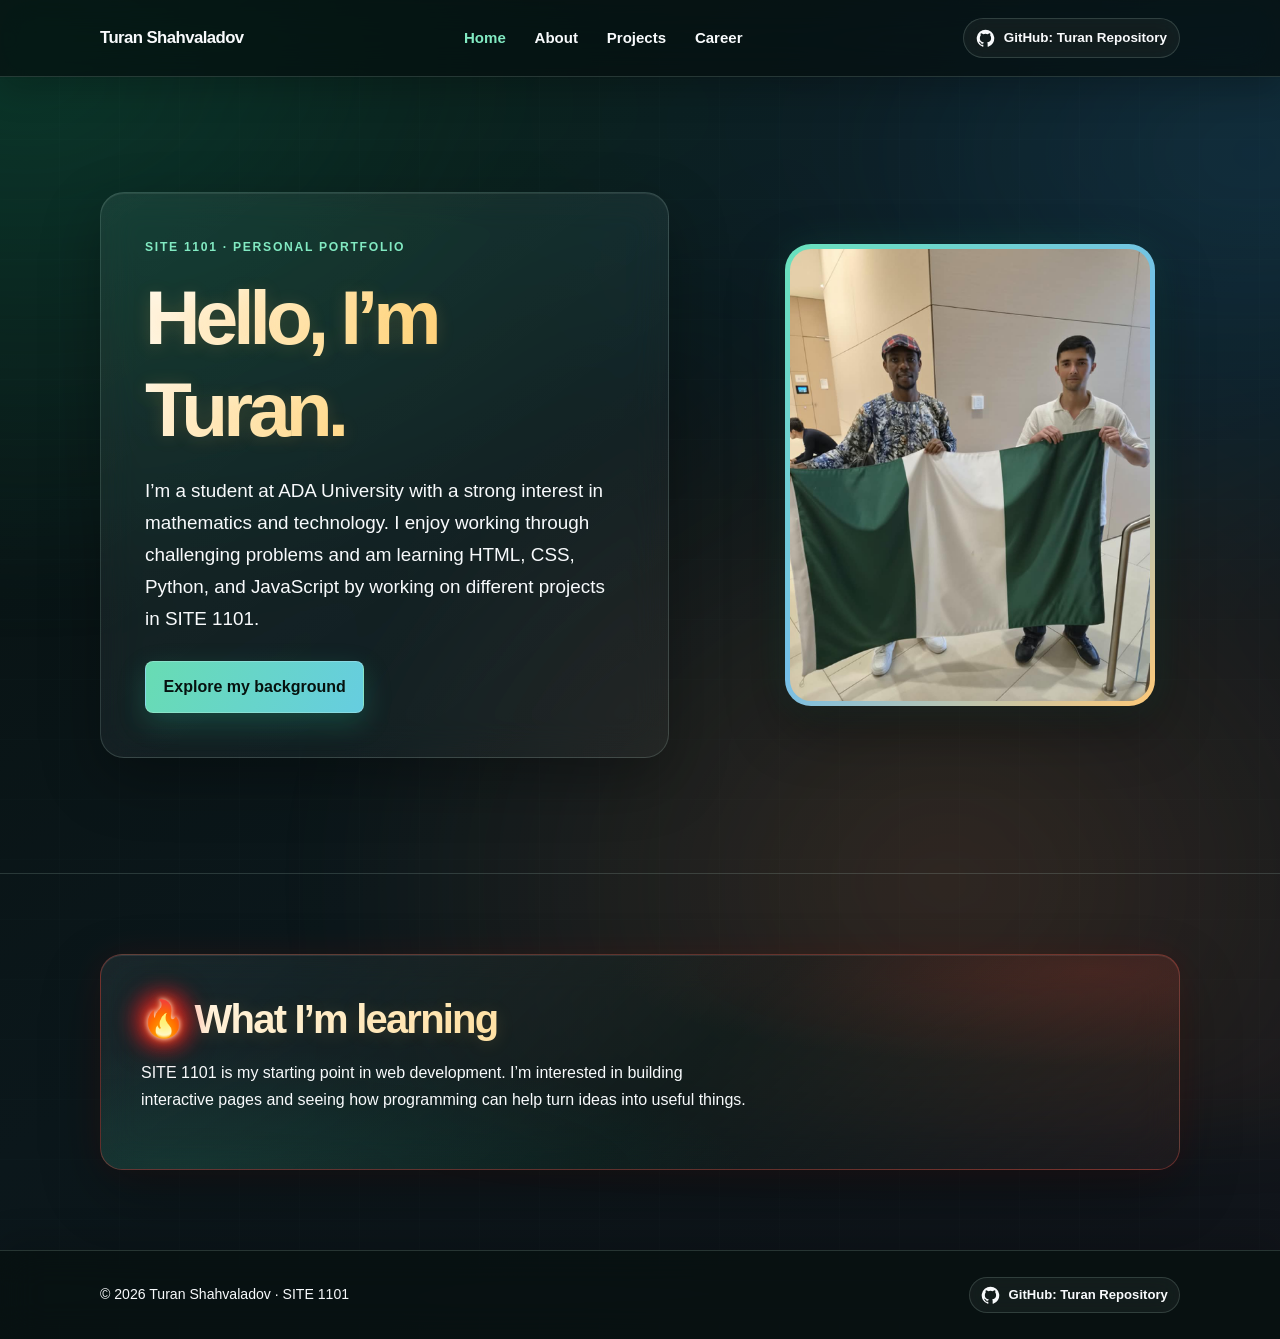
<file: index.html>
<!doctype html>
<html lang="en">
  <head>
    <meta charset="utf-8">
    <meta name="viewport" content="width=device-width, initial-scale=1">
    <meta name="description" content="Turan Shahvaladov's SITE 1101 portfolio and projects.">
    <title>Home | Turan Shahvaladov</title>
    <link rel="stylesheet" href="style.css">
  </head>
  <body class="home-page">
    <header class="site-header">
      <div class="nav-wrap">
        <a class="brand" href="index.html">Turan Shahvaladov</a>
        <nav class="site-nav" aria-label="Main navigation">
          <a href="index.html" aria-current="page">Home</a>
          <a href="about.html">About</a>
          <a href="projects.html">Projects</a>
          <a href="career.html">Career</a>
        </nav>
        <a class="github-link" href="https://github.com/turan1003996/Project4" aria-label="GitHub: Turan Repository">
          <svg viewBox="0 0 24 24" aria-hidden="true">
            <path d="M12 .9a11.1 11.1 0 0 0-3.51 21.63c.56.1.76-.24.76-.54v-2.1c-3.1.67-3.76-1.32-3.76-1.32-.5-1.29-1.24-1.63-1.24-1.63-1.01-.69.08-.68.08-.68 1.12.08 1.7 1.15 1.7 1.15.99 1.69 2.6 1.2 3.23.91.1-.72.39-1.2.7-1.48-2.48-.28-5.08-1.24-5.08-5.52 0-1.22.43-2.21 1.15-2.99-.12-.28-.5-1.42.11-2.95 0 0 .94-.3 3.05 1.14a10.6 10.6 0 0 1 5.55 0c2.12-1.44 3.05-1.14 3.05-1.14.61 1.53.23 2.67.11 2.95.72.78 1.15 1.77 1.15 2.99 0 4.29-2.6 5.23-5.09 5.5.4.35.75 1.02.75 2.06v3.11c0 .3.2.65.77.54A11.1 11.1 0 0 0 12 .9Z"/>
          </svg>
          <span>GitHub: Turan Repository</span>
        </a>
      </div>
    </header>

    <main>
      <section class="container home-hero" aria-labelledby="intro-title">
        <div class="hero-copy-panel">
          <p class="eyebrow">SITE 1101 · Personal portfolio</p>
          <h1 id="intro-title">Hello, I’m Turan.</h1>
          <p class="hero-copy">
            I’m a student at ADA University with a strong interest in mathematics
            and technology. I enjoy working through challenging problems and am
            learning HTML, CSS, Python, and JavaScript by working on different projects in SITE 1101.
          </p>
          <a class="button-link" href="about.html">Explore my background</a>
        </div>
        <div class="profile-frame">
          <img
            class="profile-photo"
            src="media/turan-profile.png"
            alt="Turan Shahvaladov"
            width="800"
            height="1000"
          >
        </div>
      </section>

      <section class="content-section">
        <div class="container learning-card">
          <h2 class="section-heading learning-heading">
            <span class="learning-flame" aria-hidden="true">
              <span class="learning-flame-aura"></span>
              🔥
            </span>
            What I’m learning
          </h2>
          <p class="intro-note">
            SITE 1101 is my starting point in web development. I’m interested
            in building interactive pages and seeing how programming can help
            turn ideas into useful things.
          </p>
        </div>
      </section>
    </main>

    <footer class="site-footer">
      <div class="footer-wrap">
        <p>© 2026 Turan Shahvaladov · SITE 1101</p>
        <a class="github-link footer-github" href="https://github.com/turan1003996/Project4" aria-label="GitHub: Turan Repository">
          <svg viewBox="0 0 24 24" aria-hidden="true">
            <path d="M12 .9a11.1 11.1 0 0 0-3.51 21.63c.56.1.76-.24.76-.54v-2.1c-3.1.67-3.76-1.32-3.76-1.32-.5-1.29-1.24-1.63-1.24-1.63-1.01-.69.08-.68.08-.68 1.12.08 1.7 1.15 1.7 1.15.99 1.69 2.6 1.2 3.23.91.1-.72.39-1.2.7-1.48-2.48-.28-5.08-1.24-5.08-5.52 0-1.22.43-2.21 1.15-2.99-.12-.28-.5-1.42.11-2.95 0 0 .94-.3 3.05 1.14a10.6 10.6 0 0 1 5.55 0c2.12-1.44 3.05-1.14 3.05-1.14.61 1.53.23 2.67.11 2.95.72.78 1.15 1.77 1.15 2.99 0 4.29-2.6 5.23-5.09 5.5.4.35.75 1.02.75 2.06v3.11c0 .3.2.65.77.54A11.1 11.1 0 0 0 12 .9Z"/>
          </svg>
          <span>GitHub: Turan Repository</span>
        </a>
      </div>
    </footer>
  </body>
</html>
</file>
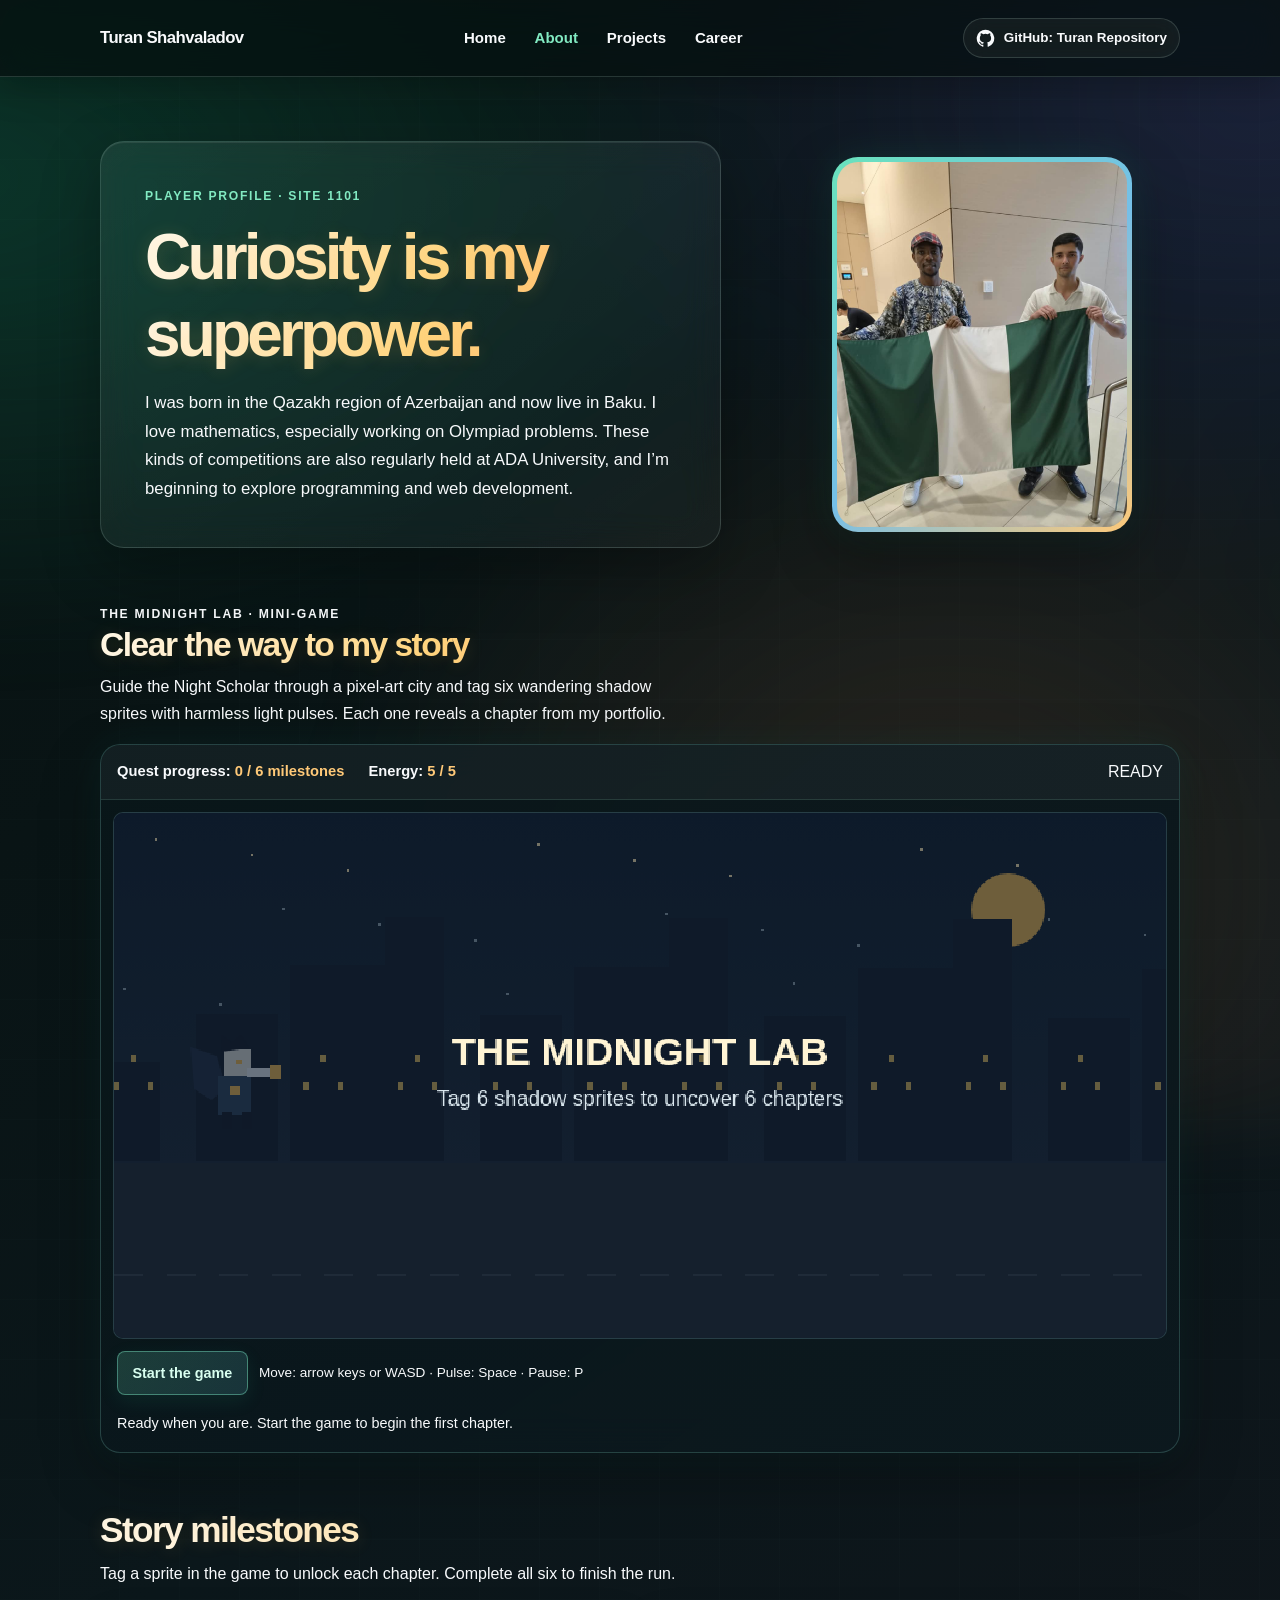
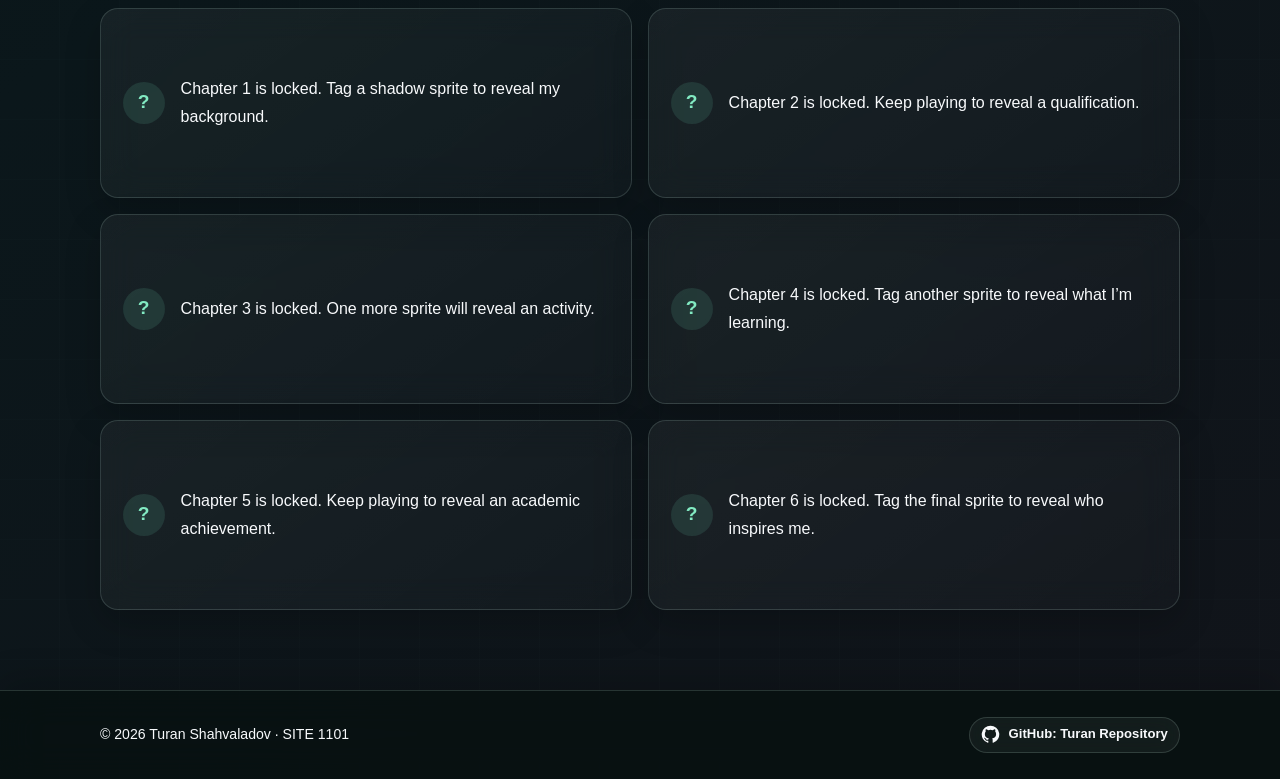
<file: about.html>
<!doctype html>
<html lang="en">
  <head>
    <meta charset="utf-8">
    <meta name="viewport" content="width=device-width, initial-scale=1">
    <meta name="description" content="Turan Shahvaladov's background, qualifications, and activities.">
    <title>About | Turan Shahvaladov</title>
    <link rel="stylesheet" href="style.css">
  </head>
  <body class="about-page">
    <header class="site-header">
      <div class="nav-wrap">
        <a class="brand" href="index.html">Turan Shahvaladov</a>
        <nav class="site-nav" aria-label="Main navigation">
          <a href="index.html">Home</a>
          <a href="about.html" aria-current="page">About</a>
          <a href="projects.html">Projects</a>
          <a href="career.html">Career</a>
        </nav>
        <a class="github-link" href="https://github.com/turan1003996/Project4" aria-label="GitHub: Turan Repository">
          <svg viewBox="0 0 24 24" aria-hidden="true">
            <path d="M12 .9a11.1 11.1 0 0 0-3.51 21.63c.56.1.76-.24.76-.54v-2.1c-3.1.67-3.76-1.32-3.76-1.32-.5-1.29-1.24-1.63-1.24-1.63-1.01-.69.08-.68.08-.68 1.12.08 1.7 1.15 1.7 1.15.99 1.69 2.6 1.2 3.23.91.1-.72.39-1.2.7-1.48-2.48-.28-5.08-1.24-5.08-5.52 0-1.22.43-2.21 1.15-2.99-.12-.28-.5-1.42.11-2.95 0 0 .94-.3 3.05 1.14a10.6 10.6 0 0 1 5.55 0c2.12-1.44 3.05-1.14 3.05-1.14.61 1.53.23 2.67.11 2.95.72.78 1.15 1.77 1.15 2.99 0 4.29-2.6 5.23-5.09 5.5.4.35.75 1.02.75 2.06v3.11c0 .3.2.65.77.54A11.1 11.1 0 0 0 12 .9Z"/>
          </svg>
          <span>GitHub: Turan Repository</span>
        </a>
      </div>
    </header>

    <main>
      <section class="container about-layout" aria-labelledby="about-title">
        <div class="about-copy-panel">
          <p class="eyebrow">Player profile · SITE 1101</p>
          <h1 id="about-title">Curiosity is my superpower.</h1>
          <p class="intro-note">
            I was born in the Qazakh region of Azerbaijan and now live in Baku.
            I love mathematics, especially working on Olympiad problems. These
            kinds of competitions are also regularly held at ADA University,
            and I’m beginning to explore programming and web development.
          </p>
        </div>
        <div class="about-photo-frame">
          <img
            class="about-photo"
            src="media/turan-profile.png"
            alt="Turan Shahvaladov"
            width="800"
            height="1000"
          >
        </div>
      </section>

      <section class="container game-section" aria-labelledby="game-title">
        <div class="game-heading">
          <div>
            <p class="eyebrow">The midnight lab · mini-game</p>
            <h2 id="game-title">Clear the way to my story</h2>
            <p>
              Guide the Night Scholar through a pixel-art city and tag six
              wandering shadow sprites with harmless light pulses. Each one
              reveals a chapter from my portfolio.
            </p>
          </div>
        </div>

        <div class="game-panel">
          <div class="game-hud" aria-label="Game status">
            <div class="game-hud-stats">
              <span>Quest progress: <strong id="score">0 / 6 milestones</strong></span>
              <span>Energy: <strong id="energy">5 / 5</strong></span>
            </div>
            <span id="game-mode">READY</span>
          </div>

          <div class="game-canvas-wrap">
            <canvas
              class="game-canvas"
              id="game-canvas"
              width="800"
              height="400"
              tabindex="0"
              aria-label="Mini-game arena. Move with arrow keys or WASD, and fire light pulses with Space."
              aria-describedby="game-instructions game-status"
            >
              A mini-game arena. Use the controls below to play and unlock the story cards.
            </canvas>
          </div>

          <div class="game-controls">
            <button class="game-button" id="start-game" type="button">Start the game</button>
            <button class="game-button" id="pause-game" type="button" hidden>Pause</button>
            <p class="game-instructions" id="game-instructions">
              Move: arrow keys or WASD · Pulse: Space · Pause: P
            </p>
          </div>

          <div class="touch-controls" aria-label="Touch game controls">
            <button class="touch-button" type="button" data-control="up" aria-label="Move up">↑</button>
            <button class="touch-button" type="button" data-control="left" aria-label="Move left">←</button>
            <button class="touch-button" type="button" data-control="right" aria-label="Move right">→</button>
            <button class="touch-button" type="button" data-control="down" aria-label="Move down">↓</button>
            <button class="touch-button" type="button" data-control="fire" aria-label="Fire light pulse">✦</button>
          </div>

          <p class="game-status" id="game-status" role="status" aria-live="polite">
            Ready when you are. Start the game to begin the first chapter.
          </p>
        </div>
      </section>

      <section class="container unlock-section" aria-labelledby="chapters-title">
        <h2 id="chapters-title">Story milestones</h2>
        <p class="intro-note">
          Tag a sprite in the game to unlock each chapter. Complete all six
          to finish the run.
        </p>
        <div class="unlock-grid">
          <article class="unlock-card is-locked" data-chapter="0" aria-label="Locked: Background">
            <span class="lock-icon" aria-hidden="true">?</span>
            <p>Chapter 1 is locked. Tag a shadow sprite to reveal my background.</p>
            <div class="chapter-content" hidden>
              <p class="unlock-type">Background</p>
              <h3>From Qazakh to Baku</h3>
              <p>I was born in the Qazakh region of Azerbaijan and now live in Baku.</p>
            </div>
          </article>
          <article class="unlock-card is-locked" data-chapter="1" aria-label="Locked: Qualification">
            <span class="lock-icon" aria-hidden="true">?</span>
            <p>Chapter 2 is locked. Keep playing to reveal a qualification.</p>
            <div class="chapter-content" hidden>
              <p class="unlock-type">Qualification</p>
              <h3>Mathematics achievement</h3>
              <p>I got a bronze medal in the Republic Mathematics Olympiad and was accepted to ADA University.</p>
            </div>
          </article>
          <article class="unlock-card is-locked" data-chapter="2" aria-label="Locked: Activities">
            <span class="lock-icon" aria-hidden="true">?</span>
            <p>Chapter 3 is locked. One more sprite will reveal an activity.</p>
            <div class="chapter-content" hidden>
              <p class="unlock-type">Activities</p>
              <h3>Learning beyond class</h3>
              <p>I enjoy solving math problems and have taken part in coding challenges and volunteer activities with Baku Youth Center.</p>
            </div>
          </article>
          <article class="unlock-card is-locked" data-chapter="3" aria-label="Locked: Current learning">
            <span class="lock-icon" aria-hidden="true">?</span>
            <p>Chapter 4 is locked. Tag another sprite to reveal what I’m learning.</p>
            <div class="chapter-content" hidden>
              <p class="unlock-type">Current learning</p>
              <h3>Building for the web</h3>
              <p>In SITE 1101, I’m learning HTML, CSS, and JavaScript and want to make a personal web project of my own.</p>
            </div>
          </article>
          <article class="unlock-card is-locked" data-chapter="4" aria-label="Locked: Academic achievement">
            <span class="lock-icon" aria-hidden="true">?</span>
            <p>Chapter 5 is locked. Keep playing to reveal an academic achievement.</p>
            <div class="chapter-content" hidden>
              <p class="unlock-type">Academic achievement</p>
              <h3>Olympiad Certificate</h3>
              <p>I won an Olympiad Certificate for mathematics. These achievements helped me to improve my problem-solving skills.</p>
              <p><a href="media/certificate.jpg" target="_blank" rel="noopener">View Olympiad Certificate</a></p>
            </div>
          </article>
          <article class="unlock-card is-locked" data-chapter="5" aria-label="Locked: Favorite player and inspiration">
            <span class="lock-icon" aria-hidden="true">?</span>
            <p>Chapter 6 is locked. Tag the final sprite to reveal who inspires me.</p>
            <div class="chapter-content" hidden>
              <p class="unlock-type">Favorite player and inspiration</p>
              <h3>Cristiano Ronaldo</h3>
              <p>Cristiano Ronaldo is my favorite player. Even if he retired, I have always admired his dedication and skill.</p>
            </div>
          </article>
        </div>
      </section>
    </main>

    <footer class="site-footer">
      <div class="footer-wrap">
        <p>© 2026 Turan Shahvaladov · SITE 1101</p>
        <a class="github-link footer-github" href="https://github.com/turan1003996/Project4" aria-label="GitHub: Turan Repository">
          <svg viewBox="0 0 24 24" aria-hidden="true">
            <path d="M12 .9a11.1 11.1 0 0 0-3.51 21.63c.56.1.76-.24.76-.54v-2.1c-3.1.67-3.76-1.32-3.76-1.32-.5-1.29-1.24-1.63-1.24-1.63-1.01-.69.08-.68.08-.68 1.12.08 1.7 1.15 1.7 1.15.99 1.69 2.6 1.2 3.23.91.1-.72.39-1.2.7-1.48-2.48-.28-5.08-1.24-5.08-5.52 0-1.22.43-2.21 1.15-2.99-.12-.28-.5-1.42.11-2.95 0 0 .94-.3 3.05 1.14a10.6 10.6 0 0 1 5.55 0c2.12-1.44 3.05-1.14 3.05-1.14.61 1.53.23 2.67.11 2.95.72.78 1.15 1.77 1.15 2.99 0 4.29-2.6 5.23-5.09 5.5.4.35.75 1.02.75 2.06v3.11c0 .3.2.65.77.54A11.1 11.1 0 0 0 12 .9Z"/>
          </svg>
          <span>GitHub: Turan Repository</span>
        </a>
      </div>
    </footer>

    <script>
      (() => {
        const canvas = document.querySelector("#game-canvas");
        const context = canvas.getContext("2d");
        const startButton = document.querySelector("#start-game");
        const pauseButton = document.querySelector("#pause-game");
        const scoreLabel = document.querySelector("#score");
        const energyLabel = document.querySelector("#energy");
        const modeLabel = document.querySelector("#game-mode");
        const statusLabel = document.querySelector("#game-status");
        const cardsData = [
          {
            type: "Background",
            title: "From Qazakh to Baku",
            description: "I was born in the Qazakh region of Azerbaijan and now live in Baku."
          },
          {
            type: "Qualification",
            title: "Mathematics achievement",
            description: "I got a bronze medal in the Republic Mathematics Olympiad and was accepted to ADA University."
          },
          {
            type: "Activities",
            title: "Learning beyond class",
            description: "I enjoy solving math problems and have taken part in coding challenges and volunteer activities with Baku Youth Center."
          },
          {
            type: "Current learning",
            title: "Building for the web",
            description: "In SITE 1101, I’m learning HTML, CSS, and JavaScript and want to make a personal web project of my own."
          },
          {
            type: "Academic achievement",
            title: "Olympiad Certificate",
            description: "I won an Olympiad Certificate for mathematics. These achievements helped me to improve my problem-solving skills."
          },
          {
            type: "Favorite player and inspiration",
            title: "Cristiano Ronaldo",
            description: "Cristiano Ronaldo is my favorite player. Even if he retired, I have always admired his dedication and skill."
          }
        ];
        const chapters = [...document.querySelectorAll(".unlock-card")];
        if (chapters.length !== cardsData.length) {
          throw new Error("Milestone data and cards must have matching lengths.");
        }
        cardsData.forEach((chapter, index) => {
          const content = chapters[index].querySelector(".chapter-content");
          content.querySelector(".unlock-type").textContent = chapter.type;
          content.querySelector("h3").textContent = chapter.title;
          content.querySelectorAll("p")[1].textContent = chapter.description;
        });
        const held = new Set();
        const player = { x: 92, y: 200, speed: 220 };
        let sprites = [];
        let pulses = [];
        let score = 0;
        const maxEnergy = 5;
        let energy = maxEnergy;
        let gameState = "ready";
        let lastFrame = 0;
        let spawnClock = 0;
        let shotClock = 0;
        let animationFrame = 0;
        let randomSeed = 17;

        function random() {
          randomSeed = (randomSeed * 16807) % 2147483647;
          return (randomSeed - 1) / 2147483646;
        }

        function drawCity() {
          const sky = context.createLinearGradient(0, 0, 0, canvas.height);
          sky.addColorStop(0, "#14263b");
          sky.addColorStop(1, "#26364a");
          context.fillStyle = sky;
          context.fillRect(0, 0, canvas.width, canvas.height);

          context.fillStyle = "#e7b961";
          context.beginPath();
          context.arc(680, 74, 28, 0, Math.PI * 2);
          context.fill();

          for (let index = 0; index < 24; index += 1) {
            const x = (index * 97 + 31) % canvas.width;
            const y = (index * 53 + 19) % 155;
            context.fillStyle = index % 3 === 0 ? "#f7e9bc" : "#91a6b8";
            context.fillRect(x, y, 2, 2);
          }

          context.fillStyle = "#182538";
          for (let index = 0; index < 12; index += 1) {
            const buildingWidth = 45 + (index % 3) * 18;
            const buildingHeight = 75 + (index * 37) % 112;
            const x = index * 72 - 10;
            context.fillRect(x, 265 - buildingHeight, buildingWidth, buildingHeight);
            context.fillStyle = "#d4b768";
            for (let light = 0; light < 3; light += 1) {
              context.fillRect(x + 10 + light * 13, 205 - (light % 2) * 21, 4, 6);
            }
            context.fillStyle = "#182538";
          }

          context.fillStyle = "#263342";
          context.fillRect(0, 267, canvas.width, canvas.height - 267);
          context.strokeStyle = "#526171";
          context.setLineDash([22, 18]);
          context.beginPath();
          context.moveTo(0, 352);
          context.lineTo(canvas.width, 352);
          context.stroke();
          context.setLineDash([]);
        }

        function drawHero() {
          context.save();
          context.translate(player.x, player.y);
          context.fillStyle = "#263753";
          context.beginPath();
          context.moveTo(-14, -15);
          context.lineTo(-34, -22);
          context.lineTo(-31, 10);
          context.lineTo(-18, 19);
          context.lineTo(-7, 9);
          context.closePath();
          context.fill();

          context.fillStyle = "#d7dce0";
          context.fillRect(-8, -20, 20, 20);
          context.fillStyle = "#172337";
          context.beginPath();
          context.moveTo(-11, -18);
          context.lineTo(-10, -31);
          context.lineTo(-2, -25);
          context.lineTo(4, -31);
          context.lineTo(11, -21);
          context.closePath();
          context.fill();
          context.fillStyle = "#e7b961";
          context.fillRect(1, -12, 4, 3);

          context.fillStyle = "#314a68";
          context.fillRect(-13, 0, 25, 30);
          context.fillStyle = "#e7b961";
          context.fillRect(-4, 8, 8, 7);
          context.fillStyle = "#172337";
          context.fillRect(-10, 28, 8, 13);
          context.fillRect(5, 28, 8, 13);
          context.fillStyle = "#dce8f5";
          context.fillRect(9, -6, 21, 7);
          context.fillStyle = "#e7b961";
          context.fillRect(27, -8, 8, 11);
          context.restore();
        }

        function drawSprite(sprite) {
          context.save();
          context.translate(sprite.x, sprite.y);
          context.fillStyle = "#87ad87";
          context.fillRect(-11, -14, 23, 24);
          context.fillStyle = "#537d65";
          context.fillRect(-13, -17, 26, 7);
          context.fillStyle = "#f3d87c";
          context.fillRect(-6, -7, 4, 4);
          context.fillRect(4, -7, 4, 4);
          context.fillStyle = "#344d43";
          context.fillRect(-6, 3, 13, 3);
          context.fillRect(-8, 10, 6, 11);
          context.fillRect(4, 10, 6, 11);
          context.restore();
        }

        function drawScene() {
          drawCity();
          pulses.forEach((pulse) => {
            context.fillStyle = "#f5d276";
            context.shadowColor = "#f5d276";
            context.shadowBlur = 14;
            context.beginPath();
            context.arc(pulse.x, pulse.y, 6, 0, Math.PI * 2);
            context.fill();
            context.shadowBlur = 0;
          });
          sprites.forEach(drawSprite);
          drawHero();

          if (gameState !== "running") {
            context.fillStyle = "rgb(9 17 29 / 54%)";
            context.fillRect(0, 0, canvas.width, canvas.height);
            context.textAlign = "center";
            context.fillStyle = "#fff4d4";
            context.font = "700 30px Segoe UI, sans-serif";
            const title = gameState === "won"
              ? "STORY COMPLETE!"
              : gameState === "lost"
                ? "RUN ENDED"
                : gameState === "paused"
                  ? "PAUSED"
                  : "THE MIDNIGHT LAB";
            context.fillText(title, canvas.width / 2, canvas.height / 2 - 8);
            context.fillStyle = "#dbe8ef";
            context.font = "16px Segoe UI, sans-serif";
            const hint = gameState === "ready"
              ? `Tag ${chapters.length} shadow sprites to uncover ${chapters.length} chapters`
              : gameState === "won"
                ? `All ${chapters.length} chapters are now open below`
                : gameState === "lost"
                  ? "Start again and keep an eye on your energy"
                  : "Press P or select Resume to continue";
            context.fillText(hint, canvas.width / 2, canvas.height / 2 + 23);
          }
        }

        function updateHud() {
          scoreLabel.textContent = `${score} / ${cardsData.length} milestones`;
          energyLabel.textContent = `${energy} / ${maxEnergy}`;
          modeLabel.textContent = gameState.toUpperCase();
        }

        function unlockChapter(index) {
          const card = chapters[index];
          if (!card) return;
          const lockedMessage = card.querySelector(":scope > p");
          const icon = card.querySelector(".lock-icon");
          const content = card.querySelector(".chapter-content");
          if (lockedMessage) lockedMessage.remove();
          if (icon) icon.remove();
          content.hidden = false;
          card.classList.remove("is-locked");
          card.classList.add("is-unlocked");
          card.setAttribute("aria-label", `Unlocked: ${content.querySelector("h3").textContent}`);
        }

        function finishGame(won) {
          gameState = won ? "won" : "lost";
          cancelAnimationFrame(animationFrame);
          pauseButton.hidden = true;
          startButton.textContent = won ? "Play again" : "Try again";
          statusLabel.textContent = won
            ? `Run complete! All ${chapters.length} story chapters are unlocked.`
            : "Out of energy. Start again when you’re ready.";
          updateHud();
          drawScene();
        }

        function startGame() {
          cancelAnimationFrame(animationFrame);
          score = 0;
          energy = maxEnergy;
          sprites = [];
          pulses = [];
          player.x = 92;
          player.y = canvas.height / 2;
          spawnClock = 0;
          shotClock = 0;
          lastFrame = 0;
          randomSeed = 17;
          chapters.forEach((card, index) => {
            const content = card.querySelector(".chapter-content");
            if (content.hidden) return;
            content.hidden = true;
            card.classList.remove("is-unlocked");
            card.classList.add("is-locked");
            card.setAttribute("aria-label", `Locked: ${content.querySelector("h3").textContent}`);
            const icon = document.createElement("span");
            icon.className = "lock-icon";
            icon.setAttribute("aria-hidden", "true");
            icon.textContent = "?";
            const message = document.createElement("p");
            message.textContent = `Chapter ${index + 1} is locked. Tag a shadow sprite to reveal it.`;
            card.prepend(icon, message);
          });
          held.clear();
          gameState = "running";
          startButton.textContent = "Restart game";
          pauseButton.hidden = false;
          pauseButton.textContent = "Pause";
          statusLabel.textContent = "The run is on. Move around and tag the sprites with light pulses.";
          updateHud();
          drawScene();
          canvas.focus();
          animationFrame = requestAnimationFrame(frame);
        }

        function setPaused() {
          if (gameState === "running") {
            gameState = "paused";
            cancelAnimationFrame(animationFrame);
            pauseButton.textContent = "Resume";
            statusLabel.textContent = "Game paused. Select Resume or press P to continue.";
            drawScene();
          } else if (gameState === "paused") {
            gameState = "running";
            lastFrame = 0;
            pauseButton.textContent = "Pause";
            statusLabel.textContent = "Back in the game.";
            canvas.focus();
            animationFrame = requestAnimationFrame(frame);
          }
          updateHud();
        }

        function movePlayer(delta) {
          let dx = 0;
          let dy = 0;
          if (held.has("ArrowLeft") || held.has("a")) dx -= 1;
          if (held.has("ArrowRight") || held.has("d")) dx += 1;
          if (held.has("ArrowUp") || held.has("w")) dy -= 1;
          if (held.has("ArrowDown") || held.has("s")) dy += 1;
          const length = Math.hypot(dx, dy) || 1;
          player.x = Math.max(34, Math.min(canvas.width * 0.62, player.x + (dx / length) * player.speed * delta));
          player.y = Math.max(58, Math.min(canvas.height - 48, player.y + (dy / length) * player.speed * delta));
        }

        function frame(time) {
          if (gameState !== "running") return;
          const delta = Math.min((time - (lastFrame || time)) / 1000, 0.04);
          lastFrame = time;
          spawnClock += delta;
          shotClock += delta;
          movePlayer(delta);

          if (spawnClock >= 1.35) {
            spawnClock = 0;
            sprites.push({
              x: canvas.width + 24,
              y: 58 + random() * (canvas.height - 116),
              speed: 74 + random() * 28 + score * 6
            });
          }

          if (held.has(" ") && shotClock >= 0.24) {
            pulses.push({ x: player.x + 34, y: player.y - 3 });
            shotClock = 0;
          }

          pulses.forEach((pulse) => {
            pulse.x += 440 * delta;
          });
          pulses = pulses.filter((pulse) => pulse.x < canvas.width + 12);

          sprites.forEach((sprite) => {
            sprite.x -= sprite.speed * delta;
          });

          for (let spriteIndex = sprites.length - 1; spriteIndex >= 0; spriteIndex -= 1) {
            const sprite = sprites[spriteIndex];
            const hitIndex = pulses.findIndex((pulse) =>
              Math.hypot(pulse.x - sprite.x, pulse.y - sprite.y) < 24
            );
            if (hitIndex !== -1) {
              sprites.splice(spriteIndex, 1);
              pulses.splice(hitIndex, 1);
              if (score < chapters.length) {
                unlockChapter(score);
                score += 1;
                statusLabel.textContent = score === chapters.length
                  ? "Every chapter revealed. You cleared the midnight lab!"
                  : `Chapter ${score} revealed. ${chapters.length - score} more to go.`;
              }
              if (score === chapters.length) {
                updateHud();
                finishGame(true);
                return;
              }
            } else if (sprite.x < player.x - 22) {
              sprites.splice(spriteIndex, 1);
              energy -= 1;
              if (energy <= 0) {
                updateHud();
                finishGame(false);
                return;
              }
              statusLabel.textContent = "A sprite slipped past. Keep moving and protect your energy.";
            }
          }

          updateHud();
          drawScene();
          animationFrame = requestAnimationFrame(frame);
        }

        function keyForControl(control) {
          return {
            up: "ArrowUp",
            down: "ArrowDown",
            left: "ArrowLeft",
            right: "ArrowRight",
            fire: " "
          }[control];
        }

        startButton.addEventListener("click", startGame);
        pauseButton.addEventListener("click", setPaused);

        canvas.addEventListener("keydown", (event) => {
          const key = event.key.length === 1 ? event.key.toLowerCase() : event.key;
          if (["ArrowUp", "ArrowDown", "ArrowLeft", "ArrowRight", " "].includes(key)) {
            event.preventDefault();
          }
          if (key === "p" && (gameState === "running" || gameState === "paused")) {
            setPaused();
            return;
          }
          held.add(key);
        });

        canvas.addEventListener("keyup", (event) => {
          const key = event.key.length === 1 ? event.key.toLowerCase() : event.key;
          held.delete(key);
        });

        canvas.addEventListener("blur", () => held.clear());

        document.querySelectorAll("[data-control]").forEach((button) => {
          const controlKey = keyForControl(button.dataset.control);
          button.addEventListener("pointerdown", (event) => {
            event.preventDefault();
            button.setPointerCapture(event.pointerId);
            held.add(controlKey);
          });
          button.addEventListener("pointerup", () => held.delete(controlKey));
          button.addEventListener("pointercancel", () => held.delete(controlKey));
          button.addEventListener("lostpointercapture", () => held.delete(controlKey));
        });

        window.addEventListener("blur", () => held.clear());
        updateHud();
        drawScene();
      })();
    </script>
  </body>
</html>
</file>
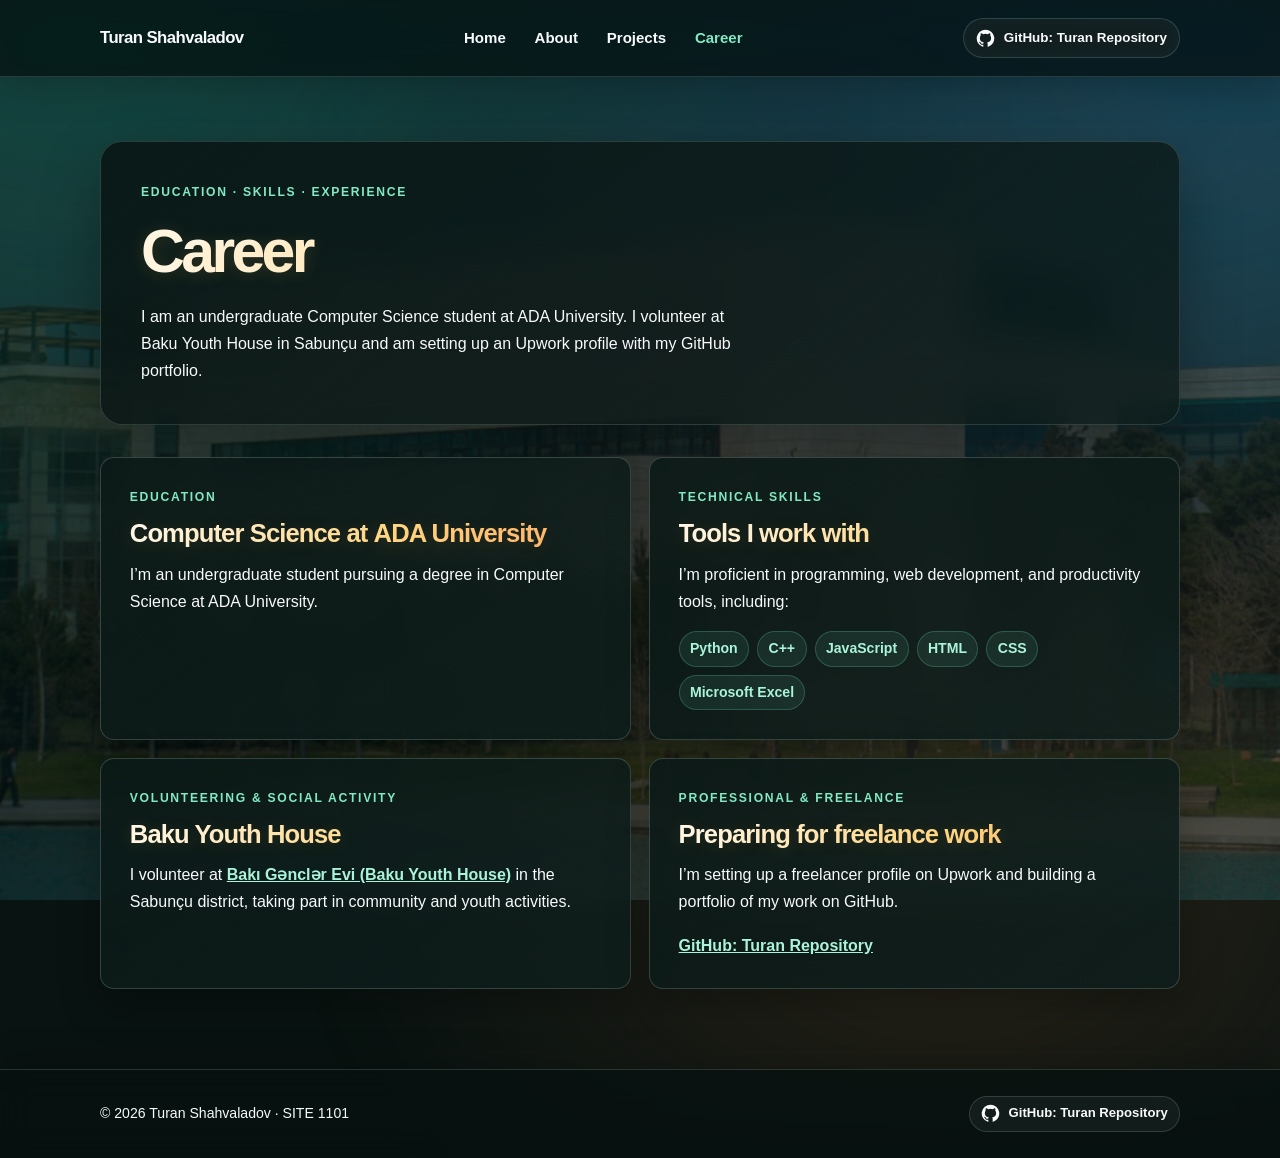
<file: career.html>
<!doctype html>
<html lang="en">
  <head>
    <meta charset="utf-8">
    <meta name="viewport" content="width=device-width, initial-scale=1">
    <meta name="description" content="Turan Shahvaladov's education, technical skills, volunteering, and career development.">
    <title>Career | Turan Shahvaladov</title>
    <link rel="stylesheet" href="style.css">
  </head>
  <body class="career-page">
    <header class="site-header">
      <div class="nav-wrap">
        <a class="brand" href="index.html">Turan Shahvaladov</a>
        <nav class="site-nav" aria-label="Main navigation">
          <a href="index.html">Home</a>
          <a href="about.html">About</a>
          <a href="projects.html">Projects</a>
          <a href="career.html" aria-current="page">Career</a>
        </nav>
        <a class="github-link" href="https://github.com/turan1003996/Project4" aria-label="GitHub: Turan Repository">
          <svg viewBox="0 0 24 24" aria-hidden="true">
            <path d="M12 .9a11.1 11.1 0 0 0-3.51 21.63c.56.1.76-.24.76-.54v-2.1c-3.1.67-3.76-1.32-3.76-1.32-.5-1.29-1.24-1.63-1.24-1.63-1.01-.69.08-.68.08-.68 1.12.08 1.7 1.15 1.7 1.15.99 1.69 2.6 1.2 3.23.91.1-.72.39-1.2.7-1.48-2.48-.28-5.08-1.24-5.08-5.52 0-1.22.43-2.21 1.15-2.99-.12-.28-.5-1.42.11-2.95 0 0 .94-.3 3.05 1.14a10.6 10.6 0 0 1 5.55 0c2.12-1.44 3.05-1.14 3.05-1.14.61 1.53.23 2.67.11 2.95.72.78 1.15 1.77 1.15 2.99 0 4.29-2.6 5.23-5.09 5.5.4.35.75 1.02.75 2.06v3.11c0 .3.2.65.77.54A11.1 11.1 0 0 0 12 .9Z"/>
          </svg>
          <span>GitHub: Turan Repository</span>
        </a>
      </div>
    </header>

    <main>
      <section class="container page-intro" aria-labelledby="career-title">
        <p class="eyebrow">Education · skills · experience</p>
        <h1 id="career-title">Career</h1>
        <p>
          I am an undergraduate Computer Science student at ADA University. I
          volunteer at Baku Youth House in Sabunçu and am setting up an Upwork
          profile with my GitHub portfolio.
        </p>
      </section>

      <section class="container career-section" aria-label="Career milestones">
        <div class="career-grid">
          <article class="career-card">
            <p class="eyebrow">Education</p>
            <h2>
              Computer Science at
              <a href="https://www.ada.edu.az/en" target="_blank" rel="noopener">ADA University</a>
            </h2>
            <p>
              I’m an undergraduate student pursuing a degree in Computer
              Science at ADA University.
            </p>
          </article>

          <article class="career-card">
            <p class="eyebrow">Technical skills</p>
            <h2>Tools I work with</h2>
            <p>
              I’m proficient in programming, web development, and productivity
              tools, including:
            </p>
            <ul class="skill-list" aria-label="Technical skills">
              <li>Python</li>
              <li>C++</li>
              <li>JavaScript</li>
              <li>HTML</li>
              <li>CSS</li>
              <li>Microsoft Excel</li>
            </ul>
          </article>

          <article class="career-card">
            <p class="eyebrow">Volunteering &amp; social activity</p>
            <h2>Baku Youth House</h2>
            <p>
              I volunteer at
              <a href="https://www.mys.gov.az/az/gencler/gencler-evi/obyektler/gencler-evleri/baki-gencler-merkezi" target="_blank" rel="noopener">Bakı Gənclər Evi (Baku Youth House)</a>
              in the Sabunçu district, taking part in community and youth activities.
            </p>
          </article>

          <article class="career-card">
            <p class="eyebrow">Professional &amp; Freelance</p>
            <h2>Preparing for freelance work</h2>
            <p>
              I’m setting up a freelancer profile on Upwork and building a
              portfolio of my work on GitHub.
            </p>
            <a href="https://github.com/turan1003996/Project4">GitHub: Turan Repository</a>
          </article>
        </div>
      </section>
    </main>

    <footer class="site-footer">
      <div class="footer-wrap">
        <p>© 2026 Turan Shahvaladov · SITE 1101</p>
        <a class="github-link footer-github" href="https://github.com/turan1003996/Project4" aria-label="GitHub: Turan Repository">
          <svg viewBox="0 0 24 24" aria-hidden="true">
            <path d="M12 .9a11.1 11.1 0 0 0-3.51 21.63c.56.1.76-.24.76-.54v-2.1c-3.1.67-3.76-1.32-3.76-1.32-.5-1.29-1.24-1.63-1.24-1.63-1.01-.69.08-.68.08-.68 1.12.08 1.7 1.15 1.7 1.15.99 1.69 2.6 1.2 3.23.91.1-.72.39-1.2.7-1.48-2.48-.28-5.08-1.24-5.08-5.52 0-1.22.43-2.21 1.15-2.99-.12-.28-.5-1.42.11-2.95 0 0 .94-.3 3.05 1.14a10.6 10.6 0 0 1 5.55 0c2.12-1.44 3.05-1.14 3.05-1.14.61 1.53.23 2.67.11 2.95.72.78 1.15 1.77 1.15 2.99 0 4.29-2.6 5.23-5.09 5.5.4.35.75 1.02.75 2.06v3.11c0 .3.2.65.77.54A11.1 11.1 0 0 0 12 .9Z"/>
          </svg>
          <span>GitHub: Turan Repository</span>
        </a>
      </div>
    </footer>
  </body>
</html>
</file>
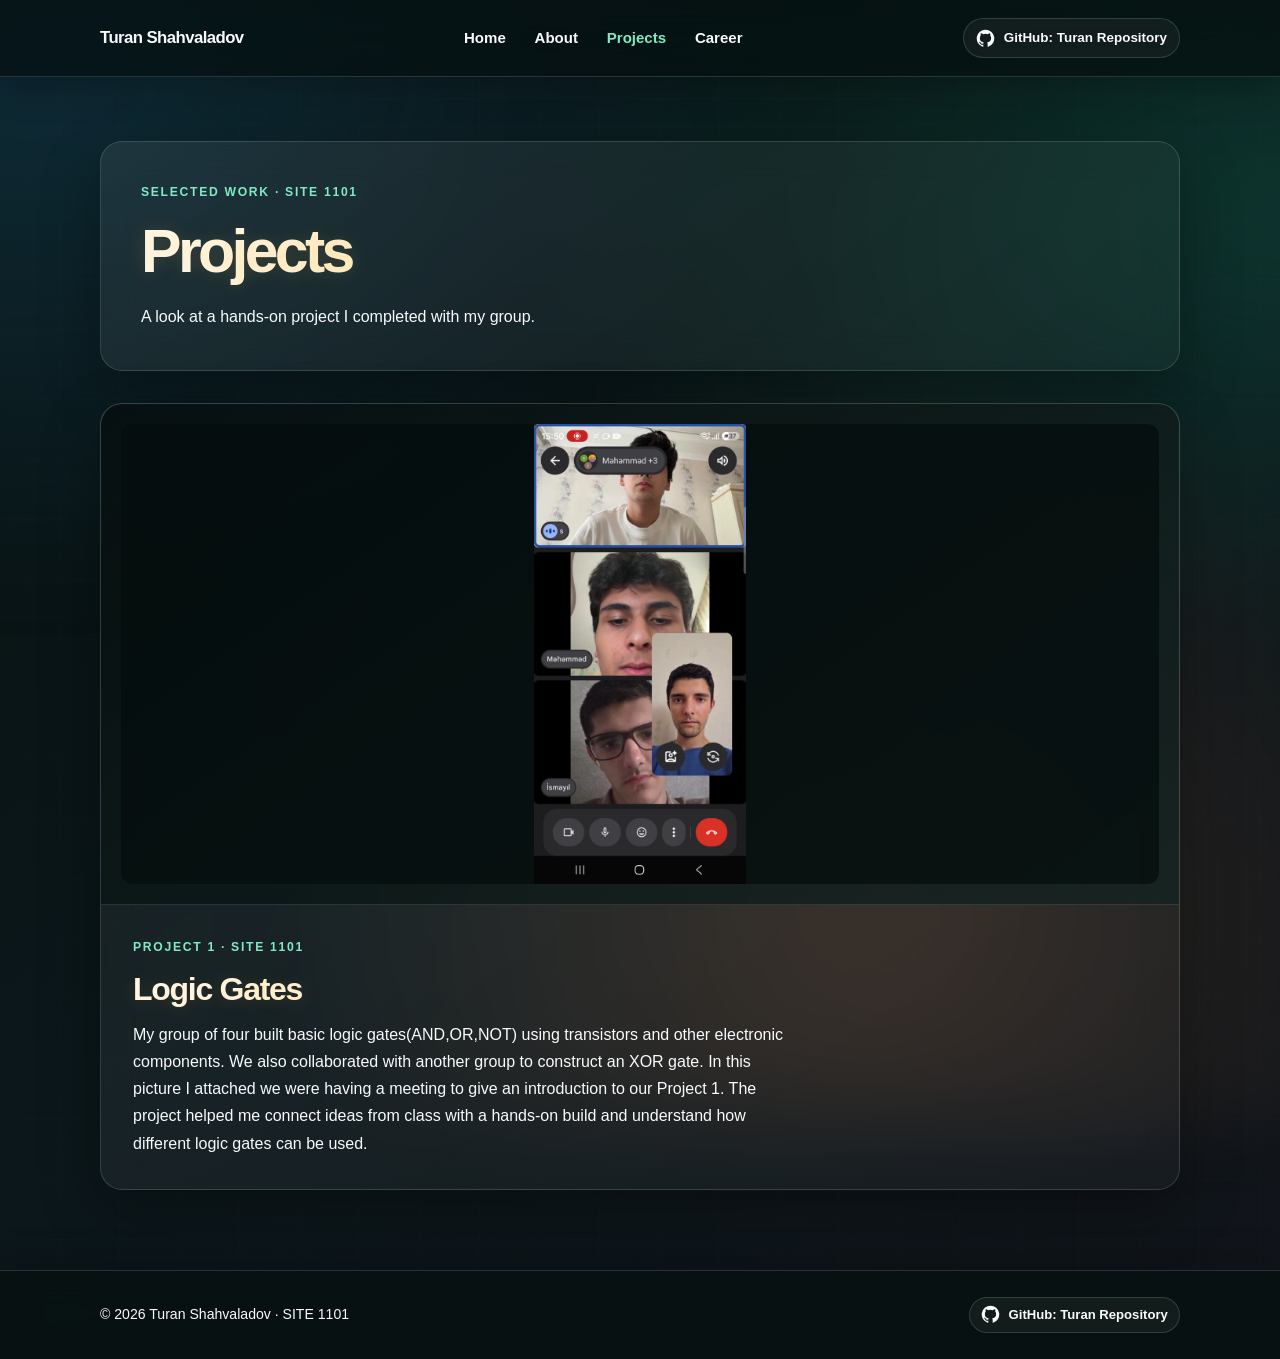
<file: projects.html>
<!doctype html>
<html lang="en">
  <head>
    <meta charset="utf-8">
    <meta name="viewport" content="width=device-width, initial-scale=1">
    <meta name="description" content="Turan Shahvaladov's SITE 1101 Project 1: Logic Gates.">
    <title>Projects | Turan Shahvaladov</title>
    <link rel="stylesheet" href="style.css">
  </head>
  <body class="projects-page">
    <header class="site-header">
      <div class="nav-wrap">
        <a class="brand" href="index.html">Turan Shahvaladov</a>
        <nav class="site-nav" aria-label="Main navigation">
          <a href="index.html">Home</a>
          <a href="about.html">About</a>
          <a href="projects.html" aria-current="page">Projects</a>
          <a href="career.html">Career</a>
        </nav>
        <a class="github-link" href="https://github.com/turan1003996/Project4" aria-label="GitHub: Turan Repository">
          <svg viewBox="0 0 24 24" aria-hidden="true">
            <path d="M12 .9a11.1 11.1 0 0 0-3.51 21.63c.56.1.76-.24.76-.54v-2.1c-3.1.67-3.76-1.32-3.76-1.32-.5-1.29-1.24-1.63-1.24-1.63-1.01-.69.08-.68.08-.68 1.12.08 1.7 1.15 1.7 1.15.99 1.69 2.6 1.2 3.23.91.1-.72.39-1.2.7-1.48-2.48-.28-5.08-1.24-5.08-5.52 0-1.22.43-2.21 1.15-2.99-.12-.28-.5-1.42.11-2.95 0 0 .94-.3 3.05 1.14a10.6 10.6 0 0 1 5.55 0c2.12-1.44 3.05-1.14 3.05-1.14.61 1.53.23 2.67.11 2.95.72.78 1.15 1.77 1.15 2.99 0 4.29-2.6 5.23-5.09 5.5.4.35.75 1.02.75 2.06v3.11c0 .3.2.65.77.54A11.1 11.1 0 0 0 12 .9Z"/>
          </svg>
          <span>GitHub: Turan Repository</span>
        </a>
      </div>
    </header>

    <main>
      <section class="container page-intro">
        <p class="eyebrow">Selected work · SITE 1101</p>
        <h1>Projects</h1>
        <p>A look at a hands-on project I completed with my group.</p>
      </section>

      <section class="container project-section" aria-label="Featured project">
        <article class="project-card">
          <div class="project-image-frame">
            <img
              class="project-image"
              src="media/Project 1.jpg"
              alt="The logic gates project built by our group"
              width="1200"
              height="675"
            >
          </div>
          <div class="project-copy">
            <p class="eyebrow">Project 1 · SITE 1101</p>
            <h2>Logic Gates</h2>
            <p>
              My group of four built basic logic gates(AND,OR,NOT) using transistors and
              other electronic components. We also collaborated with another
              group to construct an XOR gate. In this picture I attached we were having a meeting to give an introduction to our Project 1. The project helped me connect
              ideas from class with a hands-on build and understand how
              different logic gates can be used.
            </p>
          </div>
        </article>
      </section>
    </main>

    <footer class="site-footer">
      <div class="footer-wrap">
        <p>© 2026 Turan Shahvaladov · SITE 1101</p>
        <a class="github-link footer-github" href="https://github.com/turan1003996/Project4" aria-label="GitHub: Turan Repository">
          <svg viewBox="0 0 24 24" aria-hidden="true">
            <path d="M12 .9a11.1 11.1 0 0 0-3.51 21.63c.56.1.76-.24.76-.54v-2.1c-3.1.67-3.76-1.32-3.76-1.32-.5-1.29-1.24-1.63-1.24-1.63-1.01-.69.08-.68.08-.68 1.12.08 1.7 1.15 1.7 1.15.99 1.69 2.6 1.2 3.23.91.1-.72.39-1.2.7-1.48-2.48-.28-5.08-1.24-5.08-5.52 0-1.22.43-2.21 1.15-2.99-.12-.28-.5-1.42.11-2.95 0 0 .94-.3 3.05 1.14a10.6 10.6 0 0 1 5.55 0c2.12-1.44 3.05-1.14 3.05-1.14.61 1.53.23 2.67.11 2.95.72.78 1.15 1.77 1.15 2.99 0 4.29-2.6 5.23-5.09 5.5.4.35.75 1.02.75 2.06v3.11c0 .3.2.65.77.54A11.1 11.1 0 0 0 12 .9Z"/>
          </svg>
          <span>GitHub: Turan Repository</span>
        </a>
      </div>
    </footer>
  </body>
</html>
</file>
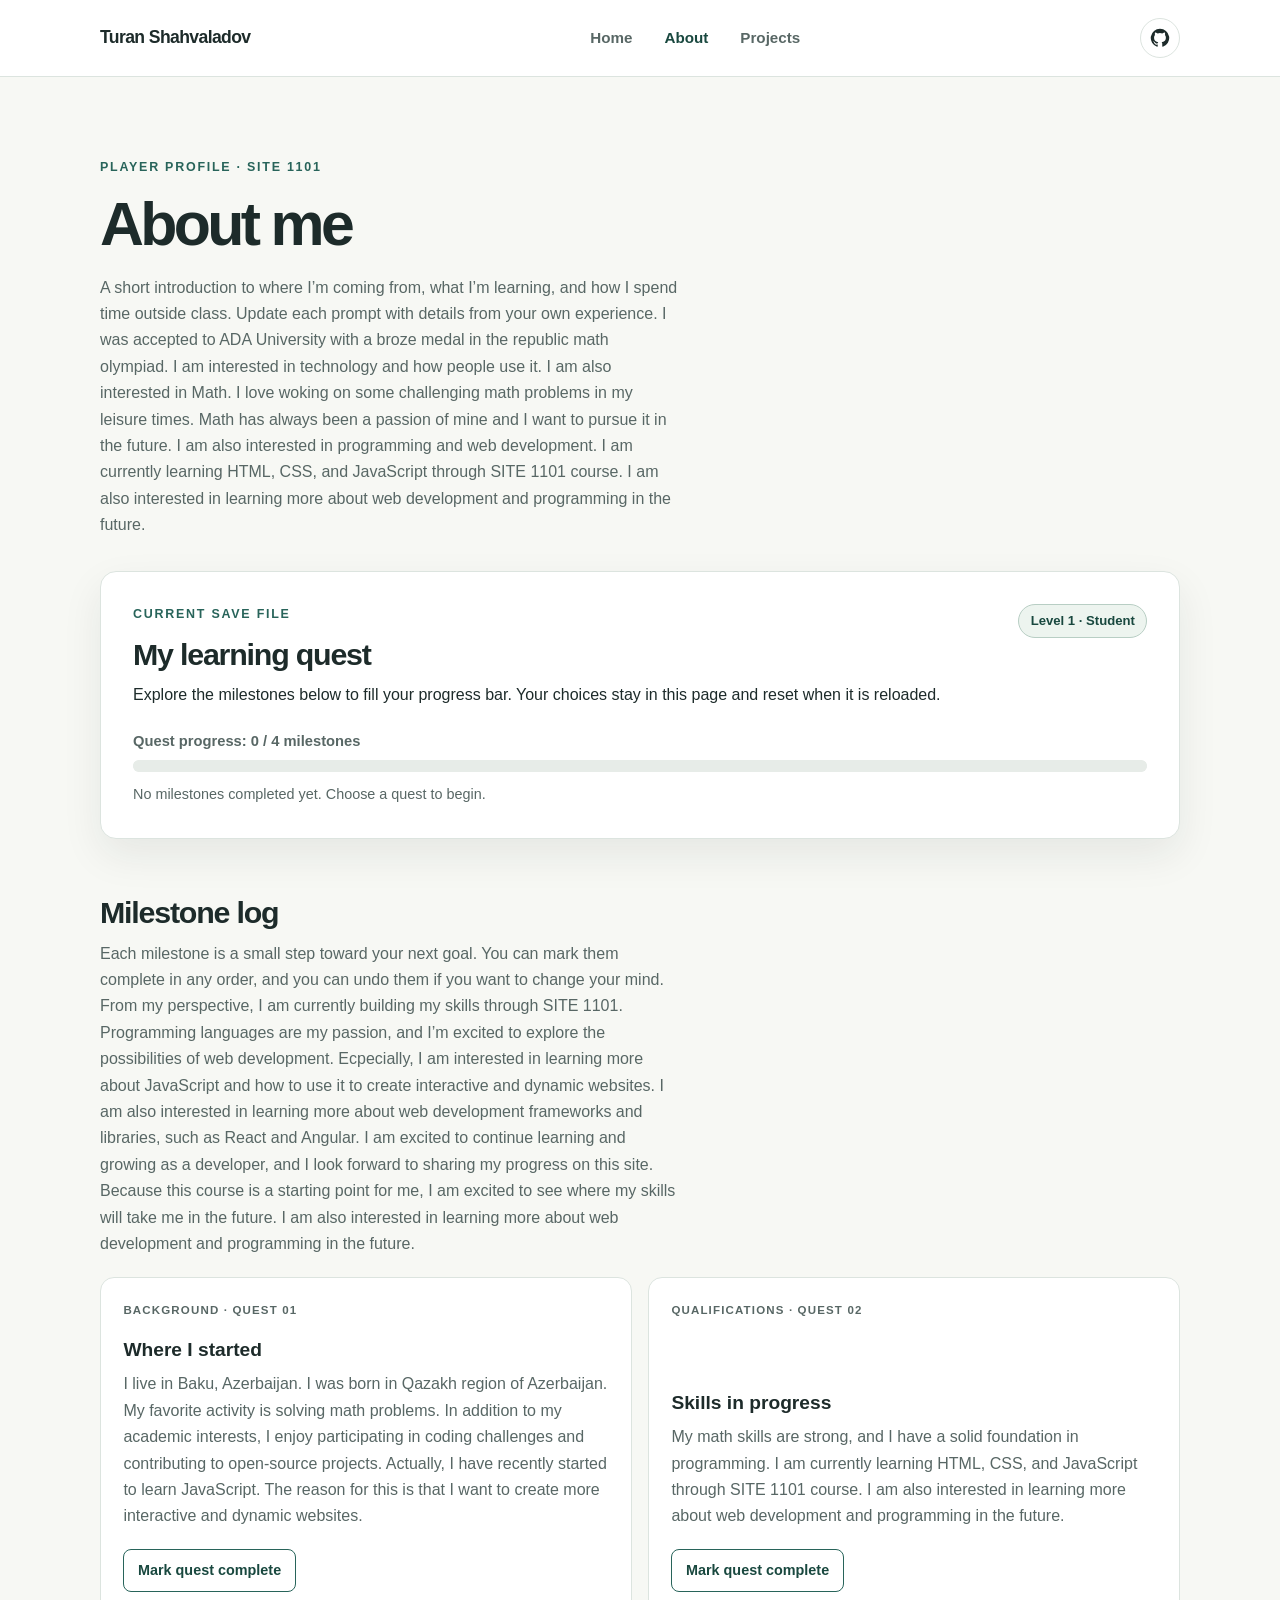
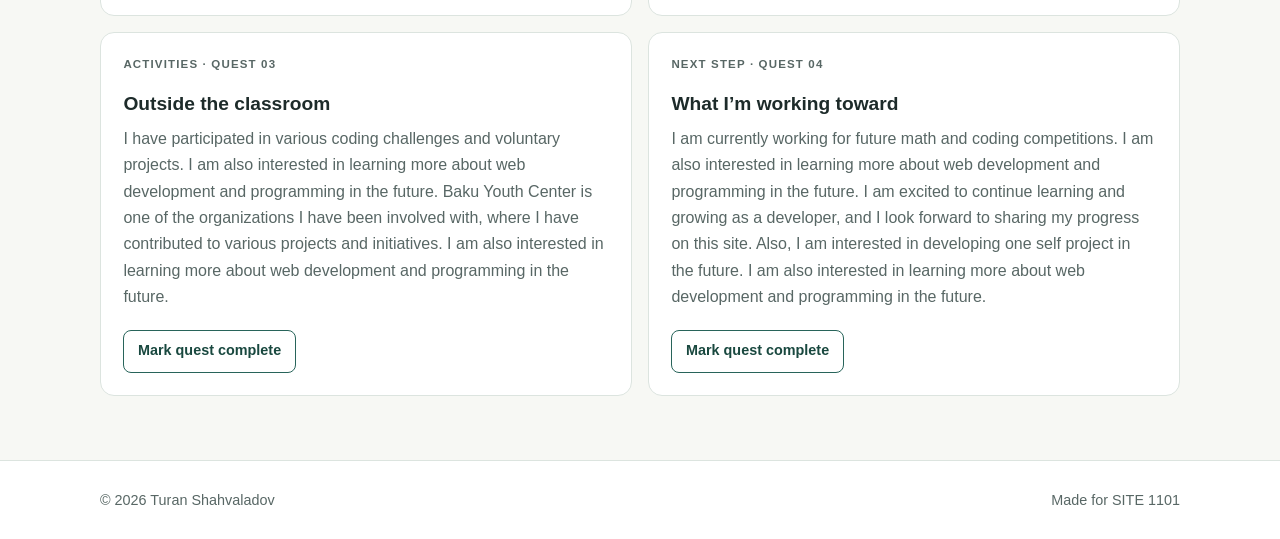
<file: Project 4/about.html>
<!doctype html>
<html lang="en">
  <head>
    <meta charset="utf-8">
    <meta name="viewport" content="width=device-width, initial-scale=1">
    <meta name="description" content="Background, qualifications, and activities for Turan Shahvaladov.">
    <title>About | Turan Shahvaladov</title>
    <link rel="stylesheet" href="style.css">
  </head>
  <body>
    <header class="site-header">
      <div class="nav-wrap">
        <a class="brand" href="index.html">Turan Shahvaladov</a>
        <nav class="site-nav" aria-label="Main navigation">
          <a href="index.html">Home</a>
          <a href="about.html" aria-current="page">About</a>
          <a href="projects.html">Projects</a>
        </nav>
        <a
          class="github-link"
          href="https://github.com/turan1003996/Project4.git"
          aria-label="Visit my GitHub repository"
          title="GitHub repository"
        >
          <svg viewBox="0 0 24 24" aria-hidden="true">
            <path d="M12 .9a11.1 11.1 0 0 0-3.51 21.63c.56.1.76-.24.76-.54v-2.1c-3.1.67-3.76-1.32-3.76-1.32-.5-1.29-1.24-1.63-1.24-1.63-1.01-.69.08-.68.08-.68 1.12.08 1.7 1.15 1.7 1.15.99 1.69 2.6 1.2 3.23.91.1-.72.39-1.2.7-1.48-2.48-.28-5.08-1.24-5.08-5.52 0-1.22.43-2.21 1.15-2.99-.12-.28-.5-1.42.11-2.95 0 0 .94-.3 3.05 1.14a10.6 10.6 0 0 1 5.55 0c2.12-1.44 3.05-1.14 3.05-1.14.61 1.53.23 2.67.11 2.95.72.78 1.15 1.77 1.15 2.99 0 4.29-2.6 5.23-5.09 5.5.4.35.75 1.02.75 2.06v3.11c0 .3.2.65.77.54A11.1 11.1 0 0 0 12 .9Z"/>
          </svg>
        </a>
      </div>
    </header>

    <main>
      <section class="container page-intro">
        <p class="eyebrow">Player profile · SITE 1101</p>
        <h1>About me</h1>
        <p>
          A short introduction to where I’m coming from, what I’m learning,
          and how I spend time outside class. Update each prompt with details
          from your own experience. I was accepted to ADA University with a broze medal in the republic math olympiad. I am interested in technology and how people use it. I am also interested in Math. I love woking on some challenging math problems in my leisure times. Math has always been a passion of mine and I want to pursue it in the future. I am also interested in programming and web development. I am currently learning HTML, CSS, and JavaScript through SITE 1101 course. I am also interested in learning more about web development and programming in the future.
        </p>
      </section>

      <section class="container quest-dashboard" aria-labelledby="quest-title">
        <div class="quest-dashboard-header">
          <div>
            <p class="eyebrow">Current save file</p>
            <h2 id="quest-title">My learning quest</h2>
          </div>
          <span class="level-badge">Level 1 · Student</span>
        </div>
        <p>
          Explore the milestones below to fill your progress bar. Your choices
          stay in this page and reset when it is reloaded.
        </p>
        <label class="quest-progress-label" for="quest-progress">
          Quest progress: <span id="quest-count">0 / 4 milestones</span>
        </label>
        <progress class="quest-progress" id="quest-progress" max="4" value="0">
          0 of 4 milestones complete
        </progress>
        <p class="quest-status" id="quest-status" role="status" aria-live="polite">
          No milestones completed yet. Choose a quest to begin.
        </p>
      </section>

      <section class="container quest-section" aria-labelledby="milestones-title">
        <h2 id="milestones-title">Milestone log</h2>
        <p class="intro-note">
            Each milestone is a small step toward your next goal. You can mark
            them complete in any order, and you can undo them if you want to
            change your mind. From my perspective, I am currently building my skills through SITE 1101. Programming languages are my passion, and I’m excited to explore the possibilities of web development. Ecpecially, I am interested in learning more about JavaScript and how to use it to create interactive and dynamic websites. I am also interested in learning more about web development frameworks and libraries, such as React and Angular. I am excited to continue learning and growing as a developer, and I look forward to sharing my progress on this site. Because this course is a starting point for me, I am excited to see where my skills will take me in the future. I am also interested in learning more about web development and programming in the future.
        </p>
        <div class="quest-grid">
          <article class="quest-card">
            <p class="quest-type">Background · Quest 01</p>
            <h3>Where I started</h3>
            <p>
              I live in Baku, Azerbaijan. I was born in Qazakh region of Azerbaijan. My favorite activity is solving math problems. In addition to my academic interests, I enjoy participating in coding challenges and contributing to open-source projects. Actually, I have recently started to learn JavaScript. The reason for this is that I want to create more interactive and dynamic websites.
            </p>
            <button class="quest-button" type="button" aria-pressed="false">
              Mark quest complete
            </button>
          </article>

          <article class="quest-card">
            <p class="quest-type">Qualifications · Quest 02</p>
            <h3>Skills in progress</h3>
            <p>
              My math skills are strong, and I have a solid foundation in programming. I am currently learning HTML, CSS, and JavaScript through SITE 1101 course. I am also interested in learning more about web development and programming in the future.
            </p>
            <button class="quest-button" type="button" aria-pressed="false">
              Mark quest complete
            </button>
          </article>

          <article class="quest-card">
            <p class="quest-type">Activities · Quest 03</p>
            <h3>Outside the classroom</h3>
            <p>
              I have participated in various coding challenges and voluntary projects. I am also interested in learning more about web development and programming in the future. Baku Youth Center is one of the organizations I have been involved with, where I have contributed to various projects and initiatives. I am also interested in learning more about web development and programming in the future.
            </p>
            <button class="quest-button" type="button" aria-pressed="false">
              Mark quest complete
            </button>
          </article>

          <article class="quest-card">
            <p class="quest-type">Next step · Quest 04</p>
            <h3>What I’m working toward</h3>
            <p>
              I am currently working for future math and coding competitions. I am also interested in learning more about web development and programming in the future. I am excited to continue learning and growing as a developer, and I look forward to sharing my progress on this site. Also, I am interested in developing one self project in the future. I am also interested in learning more about web development and programming in the future.
            </p>
            <button class="quest-button" type="button" aria-pressed="false">
              Mark quest complete
            </button>
          </article>
        </div>
      </section>
    </main>

    <footer class="site-footer">
      <div class="footer-wrap">
        <p>© <span id="current-year">2026</span> Turan Shahvaladov</p>
        <p>Made for SITE 1101</p>
      </div>
    </footer>

    <script>
      const questButtons = document.querySelectorAll(".quest-button");
      const questProgress = document.querySelector("#quest-progress");
      const questCount = document.querySelector("#quest-count");
      const questStatus = document.querySelector("#quest-status");

      function updateQuestProgress() {
        const completed = document.querySelectorAll(
          '.quest-button[aria-pressed="true"]'
        ).length;
        const total = questButtons.length;

        questProgress.value = completed;
        questCount.textContent = `${completed} / ${total} milestones`;
        questStatus.textContent = completed === total
          ? "All milestones complete. Nice work mapping your next steps."
          : `${completed} of ${total} milestones completed. Keep going at your own pace.`;
      }

      questButtons.forEach((button) => {
        button.addEventListener("click", () => {
          const completed = button.getAttribute("aria-pressed") !== "true";
          button.setAttribute("aria-pressed", String(completed));
          button.textContent = completed
            ? "Quest complete — undo"
            : "Mark quest complete";
          updateQuestProgress();
        });
      });
    </script>
  </body>
</html>
</file>
<file: style.css>
:root {
  color-scheme: dark;
  --color-ink: #f8fafc;
  --color-muted: #f8fafc;
  --color-paper: #07110f;
  --color-surface: rgb(16 29 27 / 76%);
  --color-accent: #82eac2;
  --color-accent-dark: #aaf4d9;
  --color-border: rgb(196 232 221 / 17%);
  --color-night: #091518;
  --color-gold: #ffc978;
  --shadow-card: 0 22px 60px rgb(0 0 0 / 30%);
  --font-body: "Segoe UI", "Helvetica Neue", Arial, sans-serif;
  --content-width: 1080px;
}

* {
  box-sizing: border-box;
}

html {
  scroll-behavior: smooth;
}

body {
  position: relative;
  isolation: isolate;
  min-width: 320px;
  min-height: 100vh;
  margin: 0;
  display: flex;
  flex-direction: column;
  overflow-x: hidden;
  background-color: var(--color-paper);
  background-image:
    repeating-linear-gradient(0deg, transparent 0 59px, rgb(146 222 198 / 2%) 60px),
    repeating-linear-gradient(90deg, transparent 0 59px, rgb(146 222 198 / 2%) 60px),
    linear-gradient(145deg, #07110f 0%, #0b171b 52%, #11141a 100%);
  color: var(--color-ink);
  font-family: var(--font-body);
  font-size: 1rem;
  font-weight: 400;
  line-height: 1.7;
}

body::before {
  position: fixed;
  z-index: -1;
  inset: -25%;
  background:
    radial-gradient(ellipse at 20% 20%, rgb(27 190 139 / 20%), transparent 35%),
    radial-gradient(ellipse at 78% 25%, rgb(44 143 205 / 18%), transparent 33%),
    radial-gradient(ellipse at 66% 80%, rgb(234 134 72 / 14%), transparent 36%);
  content: "";
  filter: blur(40px);
  pointer-events: none;
  animation: ambient-drift 28s ease-in-out infinite alternate;
}

body.home-page::before {
  background:
    radial-gradient(ellipse at 18% 22%, rgb(27 190 139 / 22%), transparent 36%),
    radial-gradient(ellipse at 82% 28%, rgb(44 143 205 / 20%), transparent 34%),
    radial-gradient(ellipse at 66% 82%, rgb(234 134 72 / 16%), transparent 36%);
}

body.about-page::before {
  background:
    radial-gradient(ellipse at 15% 30%, rgb(27 190 139 / 21%), transparent 36%),
    radial-gradient(ellipse at 82% 24%, rgb(107 97 218 / 18%), transparent 34%),
    radial-gradient(ellipse at 66% 82%, rgb(234 134 72 / 14%), transparent 36%);
}

body.projects-page::before {
  background:
    radial-gradient(ellipse at 18% 22%, rgb(44 143 205 / 20%), transparent 36%),
    radial-gradient(ellipse at 84% 32%, rgb(27 190 139 / 18%), transparent 34%),
    radial-gradient(ellipse at 62% 84%, rgb(234 134 72 / 17%), transparent 36%);
}

body.career-page {
  background-color: #091311;
  background-image:
    linear-gradient(135deg, rgb(5 16 15 / 82%), rgb(8 20 19 / 70%)),
    url("media/ada.image.jpg");
  background-position: center;
  background-size: cover;
  background-attachment: fixed;
}

img {
  max-width: 100%;
}

a {
  color: var(--color-accent-dark);
  font-weight: 600;
}

a:hover {
  color: var(--color-accent);
}

a:focus-visible,
button:focus-visible,
canvas:focus-visible {
  outline: 3px solid var(--color-accent);
  outline-offset: 4px;
  box-shadow: 0 0 22px rgb(114 224 186 / 30%);
}

h1,
h2,
h3,
p {
  margin-top: 0;
}

h1,
h2,
h3 {
  color: #fff8e8;
  font-weight: 650;
  line-height: 1.2;
  background: linear-gradient(105deg, #fff8e8 5%, #ffd783 56%, #ffad66 100%);
  background-clip: text;
  -webkit-background-clip: text;
  -webkit-text-fill-color: transparent;
  text-shadow: 0 2px 18px rgb(255 184 77 / 16%);
}

.container,
.nav-wrap,
.footer-wrap {
  width: min(var(--content-width), calc(100% - 3rem));
  margin-inline: auto;
}

.site-header {
  position: sticky;
  z-index: 20;
  top: 0;
  border-bottom: 1px solid var(--color-border);
  background: rgb(7 17 16 / 76%);
  backdrop-filter: blur(18px) saturate(145%);
  box-shadow: 0 12px 34px rgb(0 0 0 / 22%);
}

.nav-wrap {
  min-height: 76px;
  display: flex;
  align-items: center;
  justify-content: space-between;
  gap: 1.25rem;
}

.brand {
  flex: 0 0 auto;
  color: var(--color-ink);
  font-size: 1.05rem;
  font-weight: 750;
  letter-spacing: -0.035em;
  text-decoration: none;
}

.site-nav {
  display: flex;
  align-items: center;
  gap: clamp(0.8rem, 2.5vw, 1.8rem);
}

.site-nav a {
  padding-block: 0.45rem;
  color: var(--color-muted);
  font-size: 0.94rem;
  font-weight: 650;
  text-decoration: none;
}

.site-nav a:hover,
.site-nav a[aria-current="page"] {
  color: var(--color-accent);
}

.github-link {
  display: inline-flex;
  min-height: 40px;
  flex: 0 0 auto;
  align-items: center;
  justify-content: center;
  gap: 0.55rem;
  padding: 0.45rem 0.75rem;
  border: 1px solid var(--color-border);
  border-radius: 999px;
  background: rgb(255 255 255 / 5%);
  color: var(--color-ink);
  font-size: 0.84rem;
  font-weight: 700;
  text-decoration: none;
  backdrop-filter: blur(12px);
  transition: background-color 180ms ease, border-color 180ms ease, transform 180ms ease, box-shadow 180ms ease;
}

.github-link:hover {
  transform: translateY(-2px);
  border-color: rgb(114 224 186 / 65%);
  background: rgb(114 224 186 / 12%);
  color: var(--color-accent-dark);
  box-shadow: 0 0 24px rgb(62 220 170 / 18%);
}

.github-link svg {
  width: 19px;
  height: 19px;
  flex: 0 0 auto;
  fill: currentColor;
}

main {
  flex: 1;
}

.eyebrow {
  margin-bottom: 0.8rem;
  color: var(--color-accent);
  font-size: 0.76rem;
  font-weight: 750;
  letter-spacing: 0.14em;
  text-transform: uppercase;
}

.home-hero {
  display: grid;
  grid-template-columns: minmax(0, 1.15fr) minmax(250px, 0.85fr);
  align-items: center;
  gap: clamp(2.5rem, 7vw, 6rem);
  padding-block: clamp(4rem, 9vw, 7.5rem);
}

.hero-copy-panel,
.about-copy-panel {
  padding: clamp(1.5rem, 4vw, 2.75rem);
  border: 1px solid var(--color-border);
  border-radius: 24px;
  background: linear-gradient(145deg, rgb(255 255 255 / 8%), rgb(255 255 255 / 3%));
  box-shadow: var(--shadow-card), inset 0 1px rgb(255 255 255 / 8%);
  backdrop-filter: blur(18px) saturate(130%);
}

.home-hero h1 {
  max-width: 12ch;
  margin-bottom: 1.25rem;
  font-size: clamp(2.6rem, 6vw, 4.8rem);
  letter-spacing: -0.065em;
}

.home-hero h1,
.about-layout h1,
.page-intro h1 {
  background-image: linear-gradient(110deg, #fff8e8 5%, #ffd783 54%, #ffad66 100%);
}

.hero-copy {
  max-width: 62ch;
  margin-bottom: 1.6rem;
  color: var(--color-muted);
  font-size: clamp(1.05rem, 2vw, 1.18rem);
}

.button-link {
  display: inline-flex;
  min-height: 46px;
  align-items: center;
  justify-content: center;
  padding: 0.7rem 1.1rem;
  border: 1px solid rgb(255 255 255 / 22%);
  border-radius: 8px;
  background: linear-gradient(115deg, #68dcb3, #66cde0);
  color: #06120f;
  font-weight: 700;
  text-decoration: none;
  box-shadow: 0 10px 28px rgb(41 209 160 / 22%);
  transition: background 180ms ease, transform 180ms ease, box-shadow 180ms ease;
}

.button-link:hover {
  transform: translateY(-3px) scale(1.025);
  background: linear-gradient(115deg, #8aefd0, #8ce0ed);
  color: #06120f;
  box-shadow: 0 14px 36px rgb(41 209 160 / 34%);
}

.profile-frame,
.about-photo-frame {
  position: relative;
  width: 100%;
  aspect-ratio: 4 / 5;
  margin-inline: auto;
  padding: 5px;
  overflow: hidden;
  border-radius: 26px;
  background: linear-gradient(135deg, #69e2bc, #75bfe8 52%, #ffc978);
  box-shadow: 0 22px 56px rgb(0 0 0 / 34%), 0 0 36px rgb(69 220 175 / 12%);
  transition: transform 220ms ease, box-shadow 220ms ease;
}

.profile-frame {
  max-width: 370px;
}

.about-photo-frame {
  max-width: 300px;
}

.profile-frame:hover,
.about-photo-frame:hover {
  transform: translateY(-6px) scale(1.02);
  box-shadow: 0 28px 64px rgb(0 0 0 / 42%), 0 0 42px rgb(69 220 175 / 24%);
}

.profile-photo {
  display: block;
  width: 100%;
  height: 100%;
  border-radius: 21px;
  background: #152421;
  object-fit: cover;
  object-position: center;
}

.content-section {
  padding-block: clamp(3rem, 7vw, 5rem);
  border-top: 1px solid var(--color-border);
}

.content-section > .container {
  padding: clamp(1.5rem, 4vw, 2.5rem);
  border: 1px solid var(--color-border);
  border-radius: 22px;
  background: rgb(255 255 255 / 4%);
  box-shadow: var(--shadow-card);
  backdrop-filter: blur(16px);
}

.content-section > .learning-card {
  border-color: rgb(255 91 77 / 32%);
  background:
    radial-gradient(ellipse at 92% 8%, rgb(255 68 55 / 15%), transparent 34%),
    radial-gradient(ellipse at 8% 100%, rgb(27 190 139 / 12%), transparent 40%),
    linear-gradient(135deg, rgb(255 255 255 / 7%), rgb(15 29 28 / 72%) 54%, rgb(255 107 77 / 5%));
  box-shadow:
    var(--shadow-card),
    0 0 36px rgb(255 58 48 / 9%),
    inset 0 1px rgb(255 255 255 / 9%);
  backdrop-filter: blur(18px) saturate(135%);
  transition: border-color 220ms ease, box-shadow 220ms ease, transform 220ms ease;
}

.content-section > .learning-card:hover {
  transform: translateY(-3px);
  border-color: rgb(255 104 83 / 52%);
  box-shadow:
    0 26px 64px rgb(0 0 0 / 34%),
    0 0 42px rgb(255 50 42 / 16%),
    inset 0 1px rgb(255 255 255 / 10%);
}

.section-heading {
  margin-bottom: 1rem;
  font-size: clamp(1.8rem, 4vw, 2.5rem);
  letter-spacing: -0.045em;
}

.learning-heading {
  display: flex;
  align-items: center;
  gap: 0.65rem;
}

.learning-flame {
  position: relative;
  isolation: isolate;
  display: inline-block;
  flex: 0 0 auto;
  font-size: 0.9em;
  line-height: 1;
  color: #ff613f;
  -webkit-text-fill-color: currentColor;
  text-shadow:
    0 0 5px rgb(255 246 220 / 90%),
    0 0 11px rgb(255 112 39 / 95%),
    0 0 22px rgb(255 48 32 / 90%),
    0 0 36px rgb(255 12 28 / 72%);
  transform-origin: 50% 80%;
  animation: flame-flicker 1.35s ease-in-out infinite;
}

.learning-flame-aura {
  position: absolute;
  z-index: -1;
  inset: -45%;
  border-radius: 50%;
  background: radial-gradient(circle, rgb(255 67 39 / 78%), rgb(255 24 31 / 34%) 42%, transparent 72%);
  filter: blur(8px);
  animation: flame-aura-pulse 1.35s ease-in-out infinite;
}

.intro-note {
  max-width: 68ch;
  color: var(--color-muted);
}

.page-intro {
  margin-block: clamp(2rem, 5vw, 4rem) 2rem;
  padding: clamp(1.5rem, 4vw, 2.5rem);
  border: 1px solid var(--color-border);
  border-radius: 22px;
  background: linear-gradient(145deg, rgb(255 255 255 / 7%), rgb(255 255 255 / 3%));
  box-shadow: var(--shadow-card);
  backdrop-filter: blur(18px);
}

.page-intro h1 {
  margin-bottom: 0.9rem;
  font-size: clamp(2.4rem, 5vw, 3.8rem);
  letter-spacing: -0.06em;
}

.page-intro > p:last-child {
  max-width: 68ch;
  margin-bottom: 0;
  color: var(--color-muted);
}

.career-section {
  padding-bottom: clamp(3rem, 7vw, 5rem);
}

.career-grid {
  display: grid;
  grid-template-columns: repeat(2, minmax(0, 1fr));
  gap: 1.1rem;
}

.career-card {
  padding: clamp(1.25rem, 3vw, 1.8rem);
  border: 1px solid var(--color-border);
  border-radius: 14px;
  background: var(--color-surface);
  box-shadow: 0 8px 26px rgb(29 43 42 / 5%);
  transition: transform 160ms ease, border-color 160ms ease, box-shadow 160ms ease;
}

.career-page .page-intro {
  background: linear-gradient(145deg, rgb(8 20 19 / 86%), rgb(13 27 25 / 76%));
}

.career-page .career-card {
  border-color: rgb(206 236 224 / 20%);
  background: linear-gradient(145deg, rgb(11 25 23 / 91%), rgb(14 30 28 / 83%));
  box-shadow: 0 18px 42px rgb(0 0 0 / 26%);
  backdrop-filter: blur(16px);
}

.career-card:hover {
  transform: translateY(-5px) scale(1.015);
  border-color: rgb(114 224 186 / 45%);
  box-shadow: var(--shadow-card), 0 0 28px rgb(62 220 170 / 10%);
}

.career-card h2 {
  margin-bottom: 0.75rem;
  font-size: clamp(1.25rem, 2.4vw, 1.6rem);
  letter-spacing: -0.035em;
}

.career-card > p:not(.eyebrow) {
  margin-bottom: 0;
  color: var(--color-muted);
}

.career-card .eyebrow {
  margin-bottom: 0.65rem;
}

.skill-list {
  display: flex;
  flex-wrap: wrap;
  gap: 0.5rem;
  margin: 1rem 0 0;
  padding: 0;
  list-style: none;
}

.skill-list li {
  padding: 0.3rem 0.65rem;
  border: 1px solid rgb(114 224 186 / 24%);
  border-radius: 999px;
  background: rgb(114 224 186 / 9%);
  color: var(--color-accent-dark);
  font-size: 0.88rem;
  font-weight: 650;
}

.career-card > a {
  display: inline-block;
  margin-top: 1rem;
  font-weight: 700;
}

.about-layout {
  display: grid;
  grid-template-columns: minmax(0, 1.1fr) minmax(220px, 0.7fr);
  align-items: center;
  gap: clamp(2rem, 6vw, 4rem);
  padding-top: clamp(2rem, 5vw, 4rem);
  padding-bottom: clamp(2rem, 5vw, 3.5rem);
}

.about-layout h1 {
  margin-bottom: 1rem;
  font-size: clamp(2.5rem, 5vw, 4rem);
  letter-spacing: -0.06em;
}

.about-layout .intro-note {
  margin-bottom: 0;
  font-size: 1.05rem;
}

.about-photo {
  display: block;
  width: 100%;
  height: 100%;
  border-radius: 21px;
  background: #152421;
  object-fit: cover;
  object-position: center;
}

.game-section {
  padding-bottom: clamp(2rem, 5vw, 3.5rem);
}

.game-heading {
  display: flex;
  align-items: flex-end;
  justify-content: space-between;
  gap: 1rem;
  margin-bottom: 1rem;
}

.game-heading h2 {
  margin-bottom: 0.5rem;
  font-size: clamp(1.55rem, 3.5vw, 2.1rem);
  letter-spacing: -0.045em;
}

.game-heading p {
  max-width: 65ch;
  margin-bottom: 0;
  color: var(--color-muted);
}

.game-panel {
  overflow: hidden;
  border: 1px solid rgb(125 205 190 / 24%);
  border-radius: 20px;
  background: linear-gradient(145deg, rgb(9 22 25 / 94%), rgb(12 25 31 / 90%));
  box-shadow: var(--shadow-card), 0 0 42px rgb(55 177 169 / 9%);
  backdrop-filter: blur(18px);
}

.game-hud {
  display: flex;
  align-items: center;
  justify-content: space-between;
  gap: 1rem;
  padding: 0.85rem 1rem;
  border-bottom: 1px solid rgb(146 222 198 / 14%);
  background: rgb(255 255 255 / 4%);
  color: var(--color-ink);
}

.game-hud-stats {
  display: flex;
  flex-wrap: wrap;
  gap: 0.7rem 1.5rem;
  font-size: 0.92rem;
  font-weight: 700;
}

.game-hud-stats strong {
  color: var(--color-gold);
}

.game-canvas-wrap {
  padding: 0.75rem;
}

.game-canvas {
  display: block;
  width: 100%;
  max-width: 100%;
  height: auto;
  aspect-ratio: 2 / 1;
  border: 1px solid rgb(146 222 198 / 18%);
  border-radius: 10px;
  background: #101b2a;
  image-rendering: pixelated;
  touch-action: none;
}

.game-controls {
  display: flex;
  flex-wrap: wrap;
  align-items: center;
  gap: 0.7rem;
  padding: 0 1rem 1rem;
}

.game-button,
.touch-button {
  min-height: 42px;
  padding: 0.55rem 0.9rem;
  border: 1px solid rgb(127 239 200 / 42%);
  border-radius: 8px;
  background: linear-gradient(120deg, rgb(104 220 179 / 20%), rgb(102 205 224 / 16%));
  color: #d9fff0;
  font: inherit;
  font-size: 0.9rem;
  font-weight: 750;
  cursor: pointer;
  touch-action: none;
  box-shadow: 0 6px 20px rgb(41 209 160 / 9%);
  transition: transform 160ms ease, border-color 160ms ease, background 160ms ease, box-shadow 160ms ease;
}

.game-button:hover,
.touch-button:hover {
  transform: translateY(-2px);
  border-color: var(--color-accent);
  background: linear-gradient(120deg, rgb(104 220 179 / 34%), rgb(102 205 224 / 28%));
  box-shadow: 0 8px 26px rgb(41 209 160 / 20%);
}

.game-instructions {
  flex: 1 1 260px;
  margin: 0;
  color: var(--color-muted);
  font-size: 0.85rem;
}

.game-status {
  min-height: 1.5em;
  margin: 0;
  padding: 0 1rem 1rem;
  color: var(--color-muted);
  font-size: 0.9rem;
}

.touch-controls {
  display: none;
  grid-template-columns: repeat(3, 52px);
  justify-content: center;
  gap: 0.45rem;
  padding: 0 1rem 1rem;
}

.touch-controls .touch-button {
  min-height: 48px;
  padding: 0.4rem;
}

.touch-controls [data-control="fire"] {
  grid-column: 3;
  grid-row: 2;
  background: rgb(255 201 120 / 18%);
}

.touch-controls [data-control="left"] {
  grid-column: 1;
  grid-row: 2;
}

.touch-controls [data-control="right"] {
  grid-column: 2;
  grid-row: 2;
}

.touch-controls [data-control="up"] {
  grid-column: 2;
  grid-row: 1;
}

.touch-controls [data-control="down"] {
  grid-column: 2;
  grid-row: 3;
}

.unlock-section {
  padding-bottom: clamp(3rem, 7vw, 5rem);
}

.unlock-section h2 {
  margin-bottom: 0.6rem;
  font-size: clamp(1.6rem, 3.5vw, 2.2rem);
  letter-spacing: -0.045em;
}

.unlock-grid {
  display: grid;
  grid-template-columns: repeat(2, minmax(0, 1fr));
  gap: 1rem;
  margin-top: 1.25rem;
}

.unlock-card {
  min-height: 190px;
  padding: 1.35rem;
  border: 1px solid var(--color-border);
  border-radius: 18px;
  background: linear-gradient(145deg, rgb(255 255 255 / 7%), rgb(255 255 255 / 3%));
  box-shadow: 0 14px 36px rgb(0 0 0 / 20%);
  backdrop-filter: blur(16px);
  transition: transform 180ms ease, border-color 180ms ease, box-shadow 180ms ease;
}

.unlock-card.is-locked {
  display: flex;
  align-items: center;
  gap: 1rem;
  background: linear-gradient(145deg, rgb(255 255 255 / 5%), rgb(255 255 255 / 2%));
  color: var(--color-muted);
}

.unlock-card.is-unlocked:hover {
  transform: translateY(-4px);
  border-color: rgb(114 224 186 / 45%);
  box-shadow: var(--shadow-card), 0 0 28px rgb(62 220 170 / 10%);
}

.lock-icon {
  display: inline-grid;
  width: 42px;
  height: 42px;
  flex: 0 0 auto;
  place-items: center;
  border-radius: 50%;
  background: rgb(114 224 186 / 12%);
  color: var(--color-accent);
  font-size: 1.2rem;
  font-weight: 800;
}

.unlock-card.is-locked p {
  margin: 0;
}

.unlock-card.is-unlocked {
  border-color: rgb(114 224 186 / 30%);
  animation: card-arrive 360ms ease-out both;
}

.unlock-card h3 {
  margin-bottom: 0.55rem;
  font-size: 1.2rem;
}

.unlock-card p {
  margin-bottom: 0;
  color: var(--color-muted);
}

.unlock-type {
  margin-bottom: 0.5rem !important;
  color: var(--color-accent);
  font-size: 0.72rem;
  font-weight: 750;
  letter-spacing: 0.1em;
  text-transform: uppercase;
}

@keyframes card-arrive {
  from {
    opacity: 0.5;
    transform: translateY(8px);
  }

  to {
    opacity: 1;
    transform: translateY(0);
  }
}

.project-section {
  padding-bottom: clamp(3rem, 7vw, 5rem);
}

.project-card {
  overflow: hidden;
  border: 1px solid var(--color-border);
  border-radius: 22px;
  background: linear-gradient(145deg, rgb(255 255 255 / 7%), rgb(255 255 255 / 3%));
  box-shadow: var(--shadow-card);
  backdrop-filter: blur(18px);
  transition: transform 220ms ease, border-color 220ms ease, box-shadow 220ms ease;
}

.project-card:hover {
  transform: translateY(-5px);
  border-color: rgb(114 224 186 / 36%);
  box-shadow: var(--shadow-card), 0 0 34px rgb(62 220 170 / 12%);
}

.project-image-frame {
  padding: clamp(0.75rem, 2vw, 1.25rem);
  border-bottom: 1px solid var(--color-border);
  border-radius: 21px 21px 0 0;
  background: linear-gradient(145deg, rgb(5 13 13 / 88%), rgb(19 35 33 / 78%));
}

.project-image {
  display: block;
  width: 100%;
  max-width: 100%;
  max-height: 460px;
  height: auto;
  margin-inline: auto;
  border-radius: 12px;
  background: rgb(5 13 13 / 72%);
  object-fit: contain;
  object-position: center;
}

.project-copy {
  padding: clamp(1.25rem, 4vw, 2rem);
}

.project-copy h2 {
  margin-bottom: 0.75rem;
  font-size: clamp(1.5rem, 3vw, 2rem);
  letter-spacing: -0.04em;
}

.project-copy p:last-child {
  max-width: 75ch;
  margin-bottom: 0;
  color: var(--color-muted);
}

.site-footer {
  margin-top: auto;
  border-top: 1px solid var(--color-border);
  background: rgb(7 17 16 / 78%);
  backdrop-filter: blur(18px);
  box-shadow: 0 -12px 32px rgb(0 0 0 / 16%);
}

.footer-wrap {
  min-height: 88px;
  display: flex;
  align-items: center;
  justify-content: space-between;
  gap: 1rem;
  padding-block: 0.8rem;
  color: var(--color-muted);
  font-size: 0.88rem;
}

.footer-wrap p {
  margin: 0;
}

.footer-github {
  min-height: 36px;
  padding: 0.35rem 0.7rem;
  font-size: 0.82rem;
}

@keyframes ambient-drift {
  from {
    transform: translate3d(-1.5%, -1%, 0) scale(1);
  }

  to {
    transform: translate3d(1.5%, 1.5%, 0) scale(1.06);
  }
}

@keyframes flame-flicker {
  0%,
  100% {
    transform: translateY(0) rotate(-3deg) scale(1);
    text-shadow:
      0 0 5px rgb(255 246 220 / 90%),
      0 0 10px rgb(255 126 42 / 90%),
      0 0 20px rgb(255 47 30 / 82%),
      0 0 30px rgb(255 12 28 / 64%);
  }

  50% {
    transform: translateY(-2px) rotate(3deg) scale(1.13);
    text-shadow:
      0 0 7px rgb(255 255 236 / 100%),
      0 0 14px rgb(255 144 47 / 100%),
      0 0 27px rgb(255 48 32 / 100%),
      0 0 42px rgb(255 0 36 / 88%);
  }
}

@keyframes flame-aura-pulse {
  0%,
  100% {
    opacity: 0.72;
    transform: scale(0.86);
  }

  50% {
    opacity: 1;
    transform: scale(1.14);
  }
}

@media (max-width: 760px) {
  body.career-page {
    background-attachment: scroll;
  }

  .container,
  .nav-wrap,
  .footer-wrap {
    width: min(100% - 2rem, var(--content-width));
  }

  .nav-wrap {
    min-height: 68px;
    flex-wrap: wrap;
    gap: 0.65rem 0.9rem;
    padding-block: 0.7rem;
  }

  .site-nav {
    order: 3;
    width: 100%;
    justify-content: space-between;
    gap: 0.6rem;
  }

  .site-nav a {
    padding-block: 0.2rem;
    font-size: 0.9rem;
  }

  .home-hero {
    grid-template-columns: 1fr;
    gap: 2.5rem;
    padding-block: 3.5rem;
  }

  .profile-frame {
    width: min(78%, 330px);
  }

  .about-layout {
    grid-template-columns: 1fr;
    gap: 1.5rem;
  }

  .career-grid {
    grid-template-columns: 1fr;
  }

  .game-heading {
    align-items: flex-start;
    flex-direction: column;
  }

  .touch-controls {
    display: grid;
  }

  .footer-wrap {
    min-height: 84px;
    flex-wrap: wrap;
    justify-content: center;
    text-align: center;
  }
}

@media (max-width: 520px) {
  .github-link {
    min-height: 38px;
    gap: 0.4rem;
    padding-inline: 0.6rem;
    font-size: 0.76rem;
  }

  .github-link svg {
    width: 17px;
    height: 17px;
  }

  .unlock-grid {
    grid-template-columns: 1fr;
  }

  .game-hud {
    align-items: flex-start;
    flex-direction: column;
    gap: 0.3rem;
  }

  .game-controls {
    gap: 0.55rem;
  }

  .game-instructions {
    flex-basis: 100%;
    order: 2;
  }

  .game-canvas-wrap {
    padding: 0.45rem;
  }
}

@media (prefers-reduced-motion: reduce) {
  html {
    scroll-behavior: auto;
  }

  body::before {
    animation: none;
  }

  *,
  *::before,
  *::after {
    animation-duration: 0.01ms !important;
    animation-iteration-count: 1 !important;
    scroll-behavior: auto !important;
    transition-duration: 0.01ms !important;
  }
}
</file>
<file: Project 4/style.css>
:root {
  color-scheme: light;
  --color-ink: #1d2b2a;
  --color-muted: #586765;
  --color-paper: #f7f8f4;
  --color-surface: #ffffff;
  --color-accent: #28645a;
  --color-accent-dark: #19483f;
  --color-border: #dce4df;
  --shadow-card: 0 16px 40px rgb(29 43 42 / 8%);
  --font-body: "Segoe UI", "Helvetica Neue", Arial, sans-serif;
  --content-width: 1080px;
}

* {
  box-sizing: border-box;
}

html {
  scroll-behavior: smooth;
}

body {
  min-width: 320px;
  min-height: 100vh;
  margin: 0;
  display: flex;
  flex-direction: column;
  background: var(--color-paper);
  color: var(--color-ink);
  font-family: var(--font-body);
  font-size: 1rem;
  line-height: 1.65;
}

a {
  color: var(--color-accent-dark);
}

a:hover {
  color: var(--color-accent);
}

a:focus-visible {
  outline: 3px solid #d28a43;
  outline-offset: 4px;
}

.site-header {
  background: var(--color-surface);
  border-bottom: 1px solid var(--color-border);
}

.nav-wrap,
.footer-wrap {
  width: min(var(--content-width), calc(100% - 3rem));
  margin-inline: auto;
}

.nav-wrap {
  min-height: 76px;
  display: flex;
  align-items: center;
  justify-content: space-between;
  gap: 1.5rem;
}

.brand {
  color: var(--color-ink);
  font-size: 1.1rem;
  font-weight: 750;
  letter-spacing: -0.035em;
  text-decoration: none;
}

.site-nav {
  display: flex;
  align-items: center;
  gap: clamp(1rem, 3vw, 2rem);
}

.site-nav a {
  color: var(--color-muted);
  font-size: 0.95rem;
  font-weight: 600;
  text-decoration: none;
}

.site-nav a:hover,
.site-nav a[aria-current="page"] {
  color: var(--color-accent-dark);
}

.github-link {
  display: inline-flex;
  width: 40px;
  height: 40px;
  align-items: center;
  justify-content: center;
  border: 1px solid var(--color-border);
  border-radius: 50%;
  color: var(--color-ink) !important;
}

.github-link:hover {
  background: var(--color-paper);
}

.github-link svg {
  width: 20px;
  height: 20px;
  fill: currentColor;
}

main {
  flex: 1;
}

.container {
  width: min(var(--content-width), calc(100% - 3rem));
  margin-inline: auto;
}

.home-hero {
  display: grid;
  grid-template-columns: minmax(0, 1.15fr) minmax(240px, 0.85fr);
  align-items: center;
  gap: clamp(2.5rem, 7vw, 6rem);
  padding-block: clamp(4rem, 10vw, 8rem);
}

.eyebrow {
  margin: 0 0 0.8rem;
  color: var(--color-accent);
  font-size: 0.78rem;
  font-weight: 750;
  letter-spacing: 0.14em;
  text-transform: uppercase;
}

h1,
h2,
h3,
p {
  margin-top: 0;
}

h1,
h2,
h3 {
  line-height: 1.15;
}

.home-hero h1 {
  max-width: 12ch;
  margin-bottom: 1.25rem;
  font-size: clamp(2.6rem, 6vw, 4.8rem);
  letter-spacing: -0.065em;
}

.hero-copy {
  max-width: 58ch;
  margin-bottom: 1.8rem;
  color: var(--color-muted);
  font-size: clamp(1.05rem, 2vw, 1.2rem);
}

.button-link {
  display: inline-flex;
  min-height: 46px;
  align-items: center;
  justify-content: center;
  padding: 0.7rem 1.1rem;
  border-radius: 8px;
  background: var(--color-accent);
  color: #fff;
  font-weight: 700;
  text-decoration: none;
  transition: background-color 160ms ease, transform 160ms ease;
}

.button-link:hover {
  transform: translateY(-2px);
  background: var(--color-accent-dark);
  color: #fff;
}

.profile-frame {
  position: relative;
  max-width: 370px;
  justify-self: end;
}

.profile-frame::before {
  position: absolute;
  z-index: 0;
  inset: 14px -14px -14px 14px;
  border: 2px solid #b8cec4;
  border-radius: 22px;
  content: "";
}

.profile-photo {
  position: relative;
  display: block;
  width: 100%;
  aspect-ratio: 4 / 5;
  border-radius: 22px;
  background: #e4ebe5;
  object-fit: cover;
  box-shadow: var(--shadow-card);
}

.content-section {
  padding-block: clamp(3rem, 7vw, 5rem);
  border-top: 1px solid var(--color-border);
}

.section-heading {
  margin-bottom: 1rem;
  font-size: clamp(1.8rem, 4vw, 2.5rem);
  letter-spacing: -0.045em;
}

.intro-note {
  max-width: 65ch;
  color: var(--color-muted);
}

.page-intro {
  padding-block: clamp(3rem, 7vw, 5rem) 2rem;
}

.page-intro h1 {
  margin-bottom: 0.9rem;
  font-size: clamp(2.4rem, 5vw, 3.8rem);
  letter-spacing: -0.06em;
}

.page-intro > p:last-child {
  max-width: 65ch;
  margin-bottom: 0;
  color: var(--color-muted);
}

.quest-dashboard {
  margin-bottom: clamp(2rem, 5vw, 3.5rem);
  padding: clamp(1.25rem, 4vw, 2rem);
  border: 1px solid var(--color-border);
  border-radius: 16px;
  background: var(--color-surface);
  box-shadow: var(--shadow-card);
}

.quest-dashboard-header {
  display: flex;
  align-items: flex-start;
  justify-content: space-between;
  gap: 1rem;
}

.quest-dashboard h2,
.quest-section h2 {
  margin-bottom: 0.65rem;
  font-size: clamp(1.45rem, 3vw, 1.9rem);
  letter-spacing: -0.04em;
}

.level-badge {
  flex: 0 0 auto;
  padding: 0.35rem 0.7rem;
  border: 1px solid #b8cec4;
  border-radius: 999px;
  background: #edf4ef;
  color: var(--color-accent-dark);
  font-size: 0.82rem;
  font-weight: 750;
}

.quest-progress-label {
  display: block;
  margin: 1.25rem 0 0.45rem;
  color: var(--color-muted);
  font-size: 0.92rem;
  font-weight: 650;
}

.quest-progress {
  display: block;
  width: 100%;
  height: 12px;
  overflow: hidden;
  border: 0;
  border-radius: 999px;
  background: #e7ece8;
  accent-color: var(--color-accent);
}

.quest-progress::-webkit-progress-bar {
  border-radius: 999px;
  background: #e7ece8;
}

.quest-progress::-webkit-progress-value {
  border-radius: 999px;
  background: var(--color-accent);
}

.quest-progress::-moz-progress-bar {
  border-radius: 999px;
  background: var(--color-accent);
}

.quest-status {
  min-height: 1.6em;
  margin: 0.65rem 0 0;
  color: var(--color-muted);
  font-size: 0.9rem;
}

.quest-section {
  padding-bottom: clamp(2.5rem, 6vw, 4rem);
}

.quest-grid {
  display: grid;
  grid-template-columns: repeat(2, minmax(0, 1fr));
  gap: 1rem;
  margin-top: 1.25rem;
}

.quest-card {
  display: flex;
  flex-direction: column;
  align-items: flex-start;
  padding: 1.4rem;
  border: 1px solid var(--color-border);
  border-radius: 14px;
  background: var(--color-surface);
}

.quest-card h3 {
  margin-bottom: 0.65rem;
  font-size: 1.2rem;
}

.quest-card p {
  flex: 1;
  margin-bottom: 1.2rem;
  color: var(--color-muted);
}

.quest-type {
  margin-bottom: 0.55rem;
  color: var(--color-accent);
  font-size: 0.72rem;
  font-weight: 750;
  letter-spacing: 0.1em;
  text-transform: uppercase;
}

.quest-button {
  min-height: 42px;
  padding: 0.55rem 0.85rem;
  border: 1px solid var(--color-accent);
  border-radius: 8px;
  background: transparent;
  color: var(--color-accent-dark);
  font: inherit;
  font-size: 0.9rem;
  font-weight: 700;
  cursor: pointer;
}

.quest-button:hover,
.quest-button[aria-pressed="true"] {
  background: var(--color-accent);
  color: #fff;
}

.quest-button:focus-visible {
  outline: 3px solid #d28a43;
  outline-offset: 3px;
}

.project-section {
  padding-bottom: clamp(3rem, 7vw, 5rem);
}

.project-card {
  overflow: hidden;
  border: 1px solid var(--color-border);
  border-radius: 16px;
  background: var(--color-surface);
  box-shadow: var(--shadow-card);
}

.project-image {
  display: block;
  width: 100%;
  aspect-ratio: 16 / 9;
  background: #e4ebe5;
  object-fit: cover;
}

.project-copy {
  padding: clamp(1.25rem, 4vw, 2rem);
}

.project-copy h2 {
  margin-bottom: 0.75rem;
  font-size: clamp(1.5rem, 3vw, 2rem);
  letter-spacing: -0.04em;
}

.project-copy p {
  max-width: 70ch;
  margin-bottom: 0;
  color: var(--color-muted);
}

.site-footer {
  margin-top: auto;
  border-top: 1px solid var(--color-border);
  background: var(--color-surface);
}

.footer-wrap {
  min-height: 78px;
  display: flex;
  align-items: center;
  justify-content: space-between;
  gap: 1rem;
  color: var(--color-muted);
  font-size: 0.9rem;
}

.footer-wrap p {
  margin: 0;
}

@media (max-width: 700px) {
  .nav-wrap,
  .footer-wrap,
  .container {
    width: min(100% - 2rem, var(--content-width));
  }

  .nav-wrap {
    min-height: 68px;
    flex-wrap: wrap;
    gap: 0.75rem 1rem;
    padding-block: 0.75rem;
  }

  .site-nav {
    order: 3;
    width: 100%;
    justify-content: space-between;
    gap: 0.75rem;
    padding-top: 0.25rem;
  }

  .site-nav a {
    font-size: 0.9rem;
  }

  .home-hero {
    grid-template-columns: 1fr;
    gap: 2.5rem;
    padding-block: 3.5rem;
  }

  .quest-grid {
    grid-template-columns: 1fr;
  }

  .profile-frame {
    width: min(78%, 330px);
    justify-self: center;
  }

  .footer-wrap {
    min-height: 72px;
    flex-wrap: wrap;
    justify-content: center;
    padding-block: 1rem;
    text-align: center;
  }
}

@media (prefers-reduced-motion: reduce) {
  html {
    scroll-behavior: auto;
  }

  *,
  *::before,
  *::after {
    transition-duration: 0.01ms !important;
  }
}
</file>
